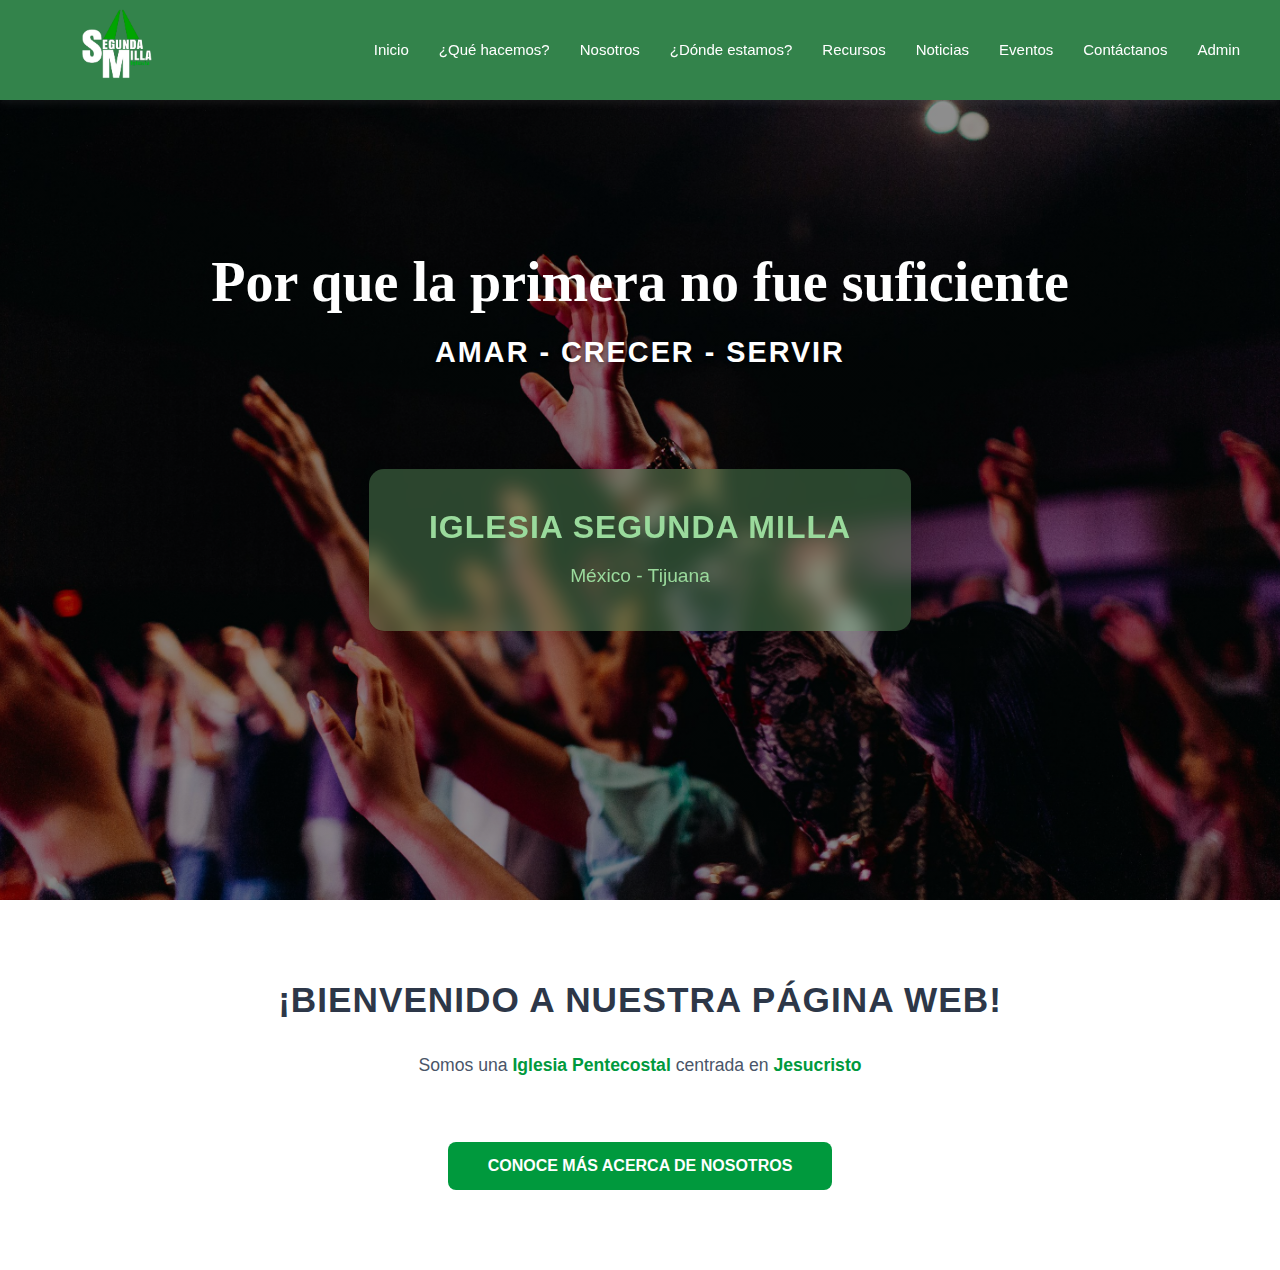
<file: index.html>
<!DOCTYPE html>
<html lang="es">
<head>
    <meta charset="UTF-8" />
    <meta name="viewport" content="width=device-width, initial-scale=1.0" />
    <title>Iglesia Segunda Milla</title>
    <link rel="stylesheet" href="public/css/mian.css" />
</head>
<body>
    <!-- ====== NAVBAR ====== -->
    <header class="navbar">
        <div class="navbar__logo">
            <img src="public/images/logo.png" alt="Centro de Vida Cristiana" />
        </div>

        <nav class="navbar__menu">
            <ul>
                <li><a href="#">Inicio</a></li>
                <li><a href="public/que_hacemos.html">¿Qué hacemos?</a></li>
                <li><a href="public/nosotros.html">Nosotros</a></li>
                <li><a href="public/donde_estamos.html">¿Dónde estamos?</a></li>
                <li><a href="public/recursos.html">Recursos</a></li>
                <li><a href="public/noticias.html">Noticias</a></li>
                <li><a href="public/eventos.html">Eventos</a></li>
                <li><a href="public/contactanos.html">Contáctanos</a></li>
                <li><a href="public/admin/login.html">Admin</a></li>
            </ul>
        </nav>

    </header>

    <!-- ====== HERO SECTION ====== -->
    <section class="hero">
        <div class="hero__content">
            <h1 class="hero__title">Por que la primera no fue suficiente</h1>
            <p class="hero__subtitle">AMAR - CRECER - SERVIR</p>
        </div>

        <div class="hero__organization">
            <h2>IGLESIA SEGUNDA MILLA</h2>
            <p class="hero__countries">México - Tijuana</p>
        </div>
    </section>

    <!-- ====== WELCOME SECTION ====== -->
    <section class="welcome">
        <h2 class="welcome__title">¡BIENVENIDO A NUESTRA PÁGINA WEB!</h2>
        <div class="welcome__content">
            <p class="welcome__text">
                Somos una <span class="highlight">Iglesia Pentecostal</span> centrada en 
                <span class="highlight">Jesucristo</span>
            </p>
        </div>
        <a href="public/nosotros.html" class="btn-conocer">CONOCE MÁS ACERCA DE NOSOTROS</a>
    </section>

</body>
</html>
</file>
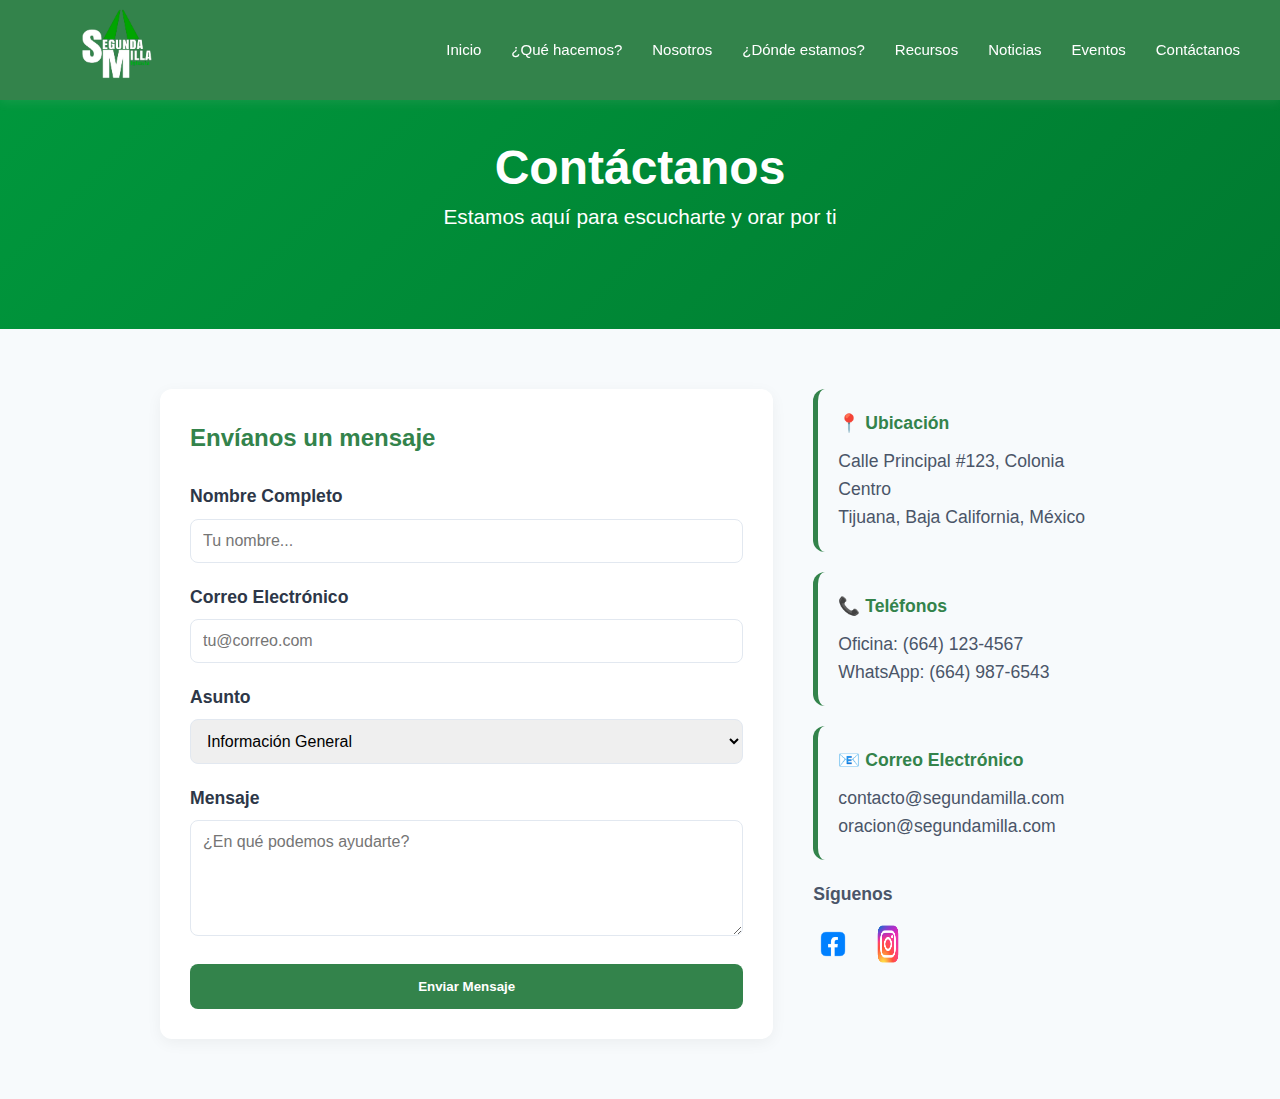
<file: public/contactanos.html>
<!DOCTYPE html>
<html lang="es">
<head>
    <meta charset="UTF-8">
    <meta name="viewport" content="width=device-width, initial-scale=1.0">
    <title>Contáctanos - Segunda Milla</title>
    <link rel="stylesheet" href="css/main.css">
    <link rel="stylesheet" href="css/pages/contactanos.css">
</head>
<body class="page-contacto">
    <header class="navbar">
        <div class="navbar__logo">
            <img src="images/logo.png" alt="Segunda Milla" />
        </div>
        <nav class="navbar__menu">
            <ul>
                <li><a href="../index.html">Inicio</a></li>
                <li><a href="que_hacemos.html">¿Qué hacemos?</a></li>
                <li><a href="nosotros.html">Nosotros</a></li>
                <li><a href="donde_estamos.html">¿Dónde estamos?</a></li>
                <li><a href="recursos.html">Recursos</a></li>
                <li><a href="noticias.html">Noticias</a></li>
                <li><a href="eventos.html">Eventos</a></li>
                <li><a href="contactanos.html">Contáctanos</a></li>
            </ul>
        </nav>
    </header>

    <header class="encabezado">
        <h1>Contáctanos</h1>
        <p>Estamos aquí para escucharte y orar por ti</p>
    </header>

    <main class="contenido">
        <div class="contacto-container">
            
            <div class="contacto-form">
                <h3>Envíanos un mensaje</h3>
                <form action="#" method="POST">
                    <div class="form-group">
                        <label for="nombre">Nombre Completo</label>
                        <input type="text" id="nombre" name="nombre" placeholder="Tu nombre..." required>
                    </div>
                    <div class="form-group">
                        <label for="email">Correo Electrónico</label>
                        <input type="email" id="email" name="email" placeholder="tu@correo.com" required>
                    </div>
                    <div class="form-group">
                        <label for="asunto">Asunto</label>
                        <select id="asunto" name="asunto">
                            <option value="informacion">Información General</option>
                            <option value="oracion">Petición de Oración</option>
                            <option value="ministerio">Interés en un Ministerio</option>
                            <option value="otro">Otro</option>
                        </select>
                    </div>
                    <div class="form-group">
                        <label for="mensaje">Mensaje</label>
                        <textarea id="mensaje" name="mensaje" rows="5" placeholder="¿En qué podemos ayudarte?" required></textarea>
                    </div>
                    <button type="submit" class="btn-enviar">Enviar Mensaje</button>
                </form>
            </div>

            <div class="contacto-info">
                <div class="info-card">
                    <h4>📍 Ubicación</h4>
                    <p>Calle Principal #123, Colonia Centro<br>Tijuana, Baja California, México</p>
                </div>
                
                <div class="info-card">
                    <h4>📞 Teléfonos</h4>
                    <p>Oficina: (664) 123-4567<br>WhatsApp: (664) 987-6543</p>
                </div>

                <div class="info-card">
                    <h4>📧 Correo Electrónico</h4>
                    <p>contacto@segundamilla.com<br>oracion@segundamilla.com</p>
                </div>

                <div class="redes-sociales">
                    <h4>Síguenos</h4>
                    <div class="redes-links">
                        <a href="#"><img src="images/facebook.webp" alt="Facebook"></a>
                        <a href="#"><img src="images/instagram.png" alt="Instagram"></a>
                    </div>
                </div>
            </div>
        </div>
    </main>
</body>
</html>
</file>
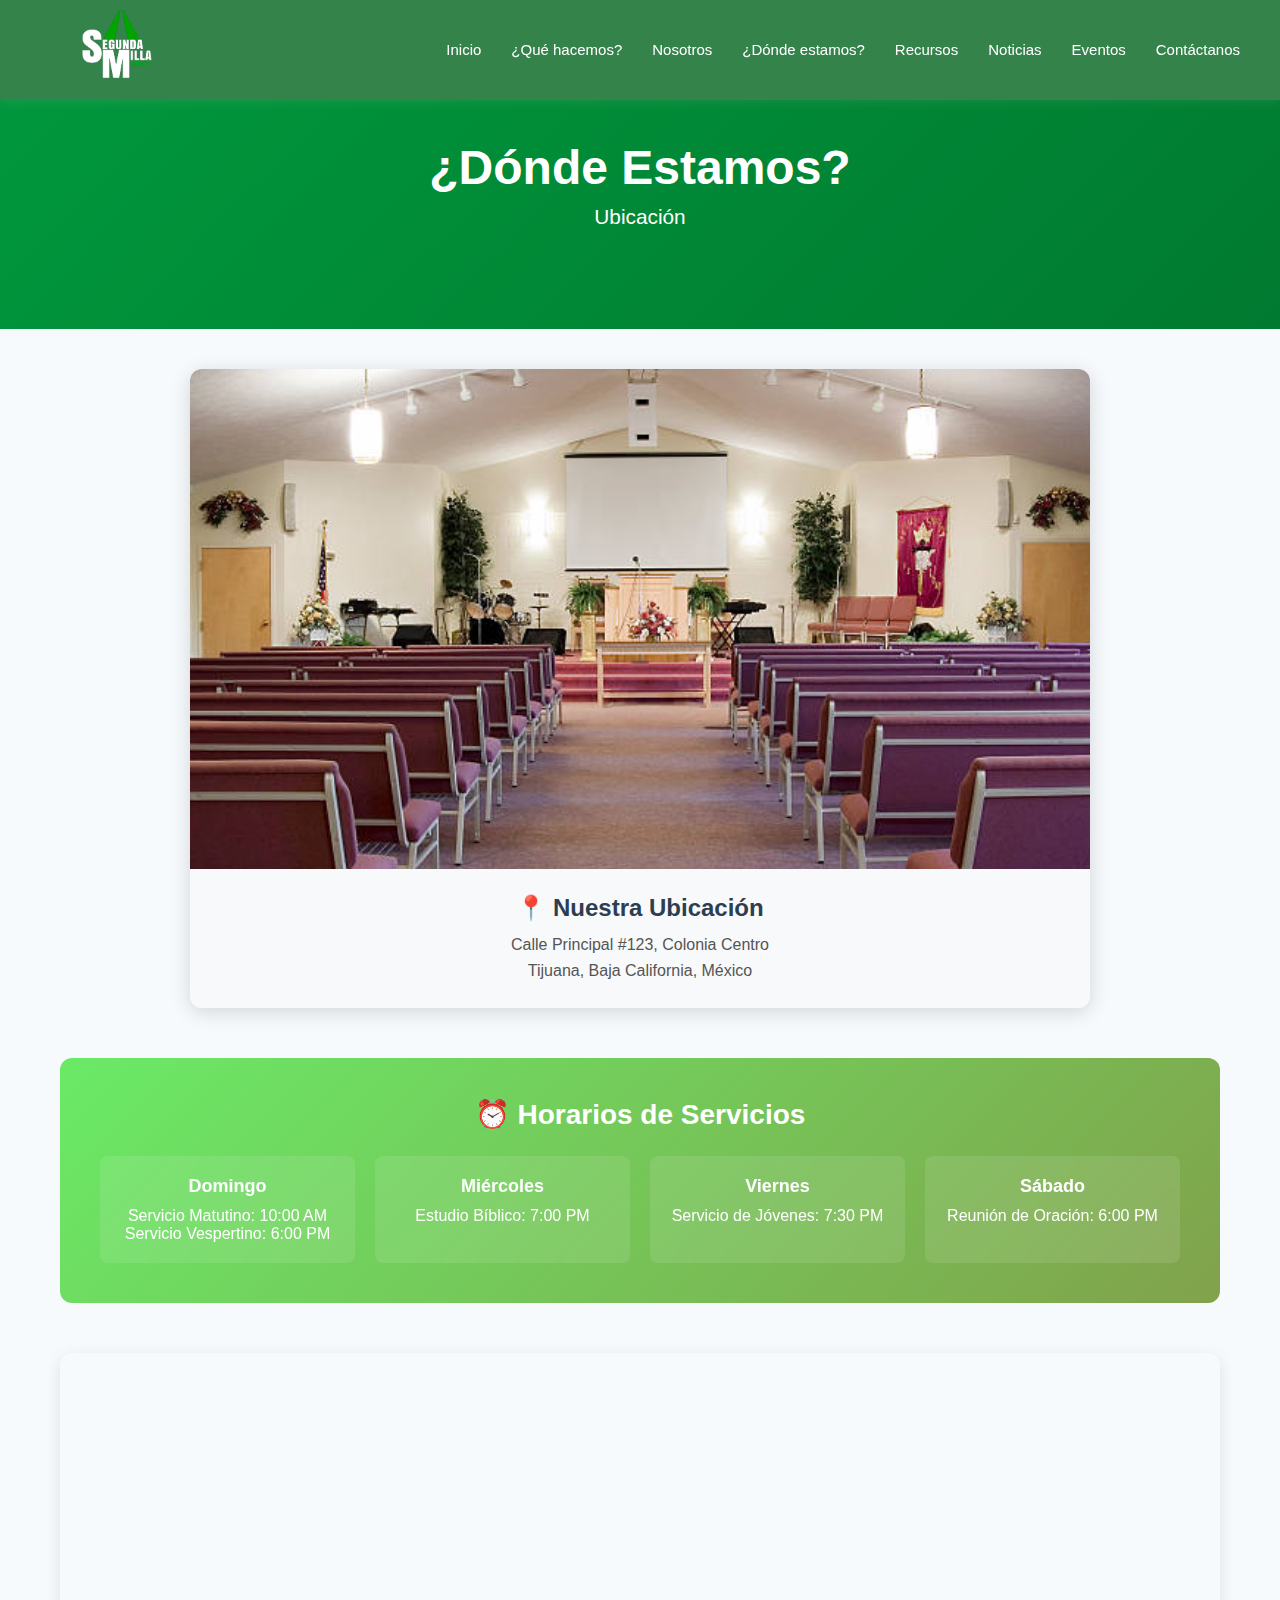
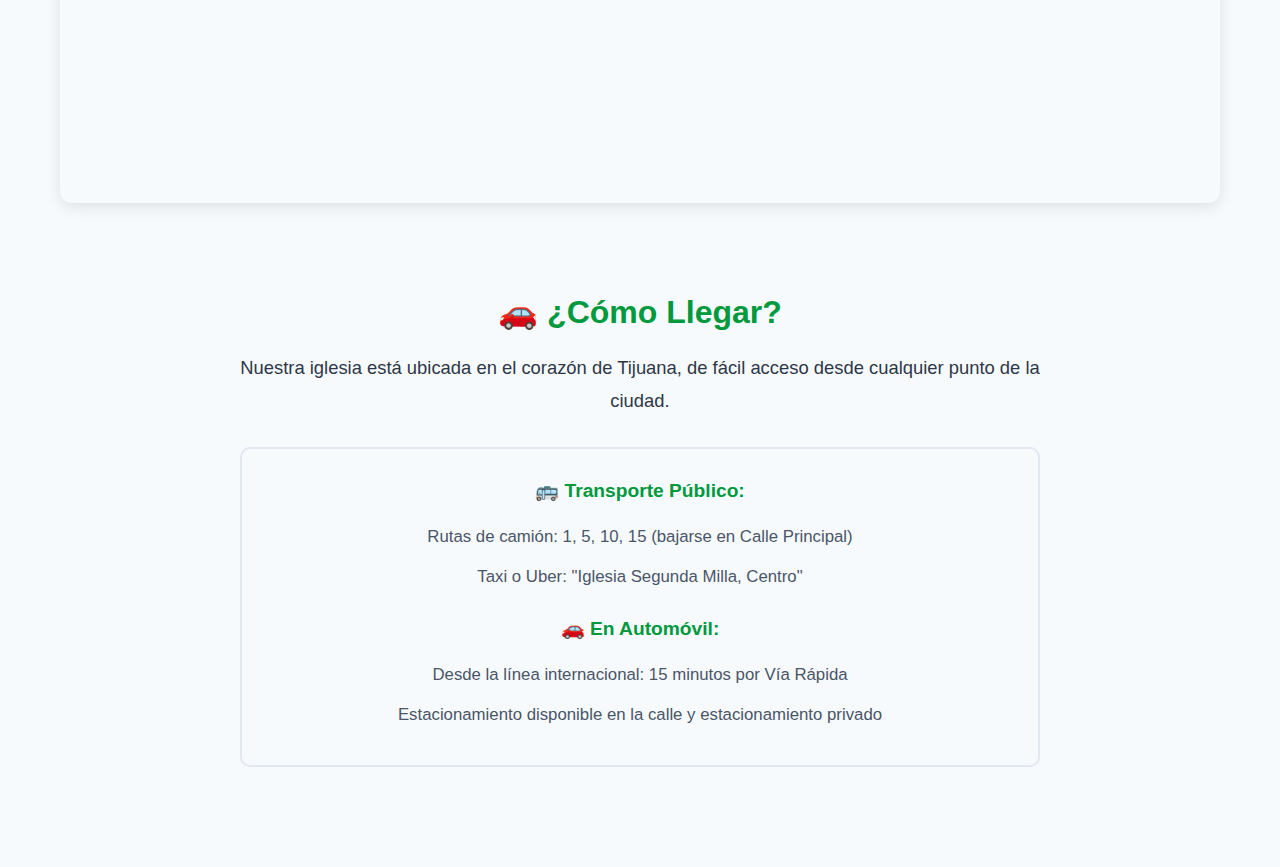
<file: public/donde_estamos.html>
<!DOCTYPE html>
<html lang="es">
<head>
    <meta charset="UTF-8">
    <meta name="viewport" content="width=device-width, initial-scale=1.0">
    <title>¿Dónde Estamos? - Segunda Milla</title>
    <link rel="stylesheet" href="/styles.css">
    <link rel="stylesheet" href="/public/css/mian.css">
</head>
<body>
    <!-- ====== NAVBAR ====== -->
    <header class="navbar">
        <div class="navbar__logo">
            <img src="/public/images/logo.png" alt="Segunda Milla" />
        </div>
        
        <nav class="navbar__menu">
            <ul>
                <li><a href="/index.html">Inicio</a></li>
                <li><a href="/public/que_hacemos.html">¿Qué hacemos?</a></li>
                <li><a href="/public/nosotros.html">Nosotros</a></li>
                <li><a href="/public/donde_estamos.html">¿Dónde estamos?</a></li>
                <li><a href="/public/recursos.html">Recursos</a></li>
                <li><a href="/public/noticias.html">Noticias</a></li>
                <li><a href="/public/eventos.html">Eventos</a></li>
                <li><a href="/public/contactanos.html">Contáctanos</a></li>
            </ul>
        </nav>
    </header>

    <!-- Encabezado principal -->
    <header class="encabezado">
        <h1>¿Dónde Estamos?</h1>
        <p>Ubicación</p>
    </header>

    <section class="seccion-ubicacion">
        <!-- Imagen de la Iglesia -->
        <div class="imagen-iglesia-principal">
            <img src="/public/images/iglesia.jpg" alt="Fachada de Segunda Milla">
            <div class="imagen-descripcion">
                <h3>📍 Nuestra Ubicación</h3>
                <p>Calle Principal #123, Colonia Centro<br>Tijuana, Baja California, México</p>
            </div>
        </div>

        <!-- Horarios de Servicios -->
        <div class="horarios-servicios">
            <h3>⏰ Horarios de Servicios</h3>
            <div class="horarios-grid">
                <div class="horario-item">
                    <strong>Domingo</strong>
                    <p>Servicio Matutino: 10:00 AM<br>Servicio Vespertino: 6:00 PM</p>
                </div>
                <div class="horario-item">
                    <strong>Miércoles</strong>
                    <p>Estudio Bíblico: 7:00 PM</p>
                </div>
                <div class="horario-item">
                    <strong>Viernes</strong>
                    <p>Servicio de Jóvenes: 7:30 PM</p>
                </div>
                <div class="horario-item">
                    <strong>Sábado</strong>
                    <p>Reunión de Oración: 6:00 PM</p>
                </div>
            </div>
        </div>

        <!-- Mapa de Google Maps -->
        <div class="mapa-container">
            <!-- INSTRUCCIÓN: Reemplaza el src con tu ubicación real -->
            <!-- Para obtener el código de inserción:
                 1. Ve a Google Maps (https://www.google.com/maps)
                 2. Busca tu dirección
                 3. Haz clic en "Compartir"
                 4. Selecciona "Insertar un mapa"
                 5. Copia el código iframe y reemplázalo aquí
            -->
            <iframe 
                src="https://www.google.com/maps/embed?pb=!1m18!1m12!1m3!1d3365.0883739429845!2d-117.03731368481395!3d32.53459498105089!2m3!1f0!2f0!3f0!3m2!1i1024!2i768!4f13.1!3m3!1m2!1s0x80d9485c8c1a3b53%3A0x5c5d8b4f6e5d9b4f!2sTijuana%2C%20B.C.%2C%20M%C3%A9xico!5e0!3m2!1ses!2smx!4v1234567890123!5m2!1ses!2smx" 
                allowfullscreen="" 
                loading="lazy" 
                referrerpolicy="no-referrer-when-downgrade">
            </iframe>
        </div>

        <!-- Cómo Llegar -->
        <div class="seccion-ministerios" style="margin-top: 50px;">
            <h2 class="titulo-seccion">🚗 ¿Cómo Llegar?</h2>
            <div class="nosotros-contenido">
                <p>
                    Nuestra iglesia está ubicada en el corazón de Tijuana, de fácil acceso desde cualquier punto de la ciudad.
                </p>
                <div class="valores-lista">
                    <h4>🚌 Transporte Público:</h4>
                    <ul>
                        <li>Rutas de camión: 1, 5, 10, 15 (bajarse en Calle Principal)</li>
                        <li>Taxi o Uber: "Iglesia Segunda Milla, Centro"</li>
                    </ul>
                    
                    <h4 style="margin-top: 20px;">🚗 En Automóvil:</h4>
                    <ul>
                        <li>Desde la línea internacional: 15 minutos por Vía Rápida</li>
                        <li>Estacionamiento disponible en la calle y estacionamiento privado</li>
                    </ul>
                </div>
            </div>
        </div>
    </section>

</body>
</html>
</file>
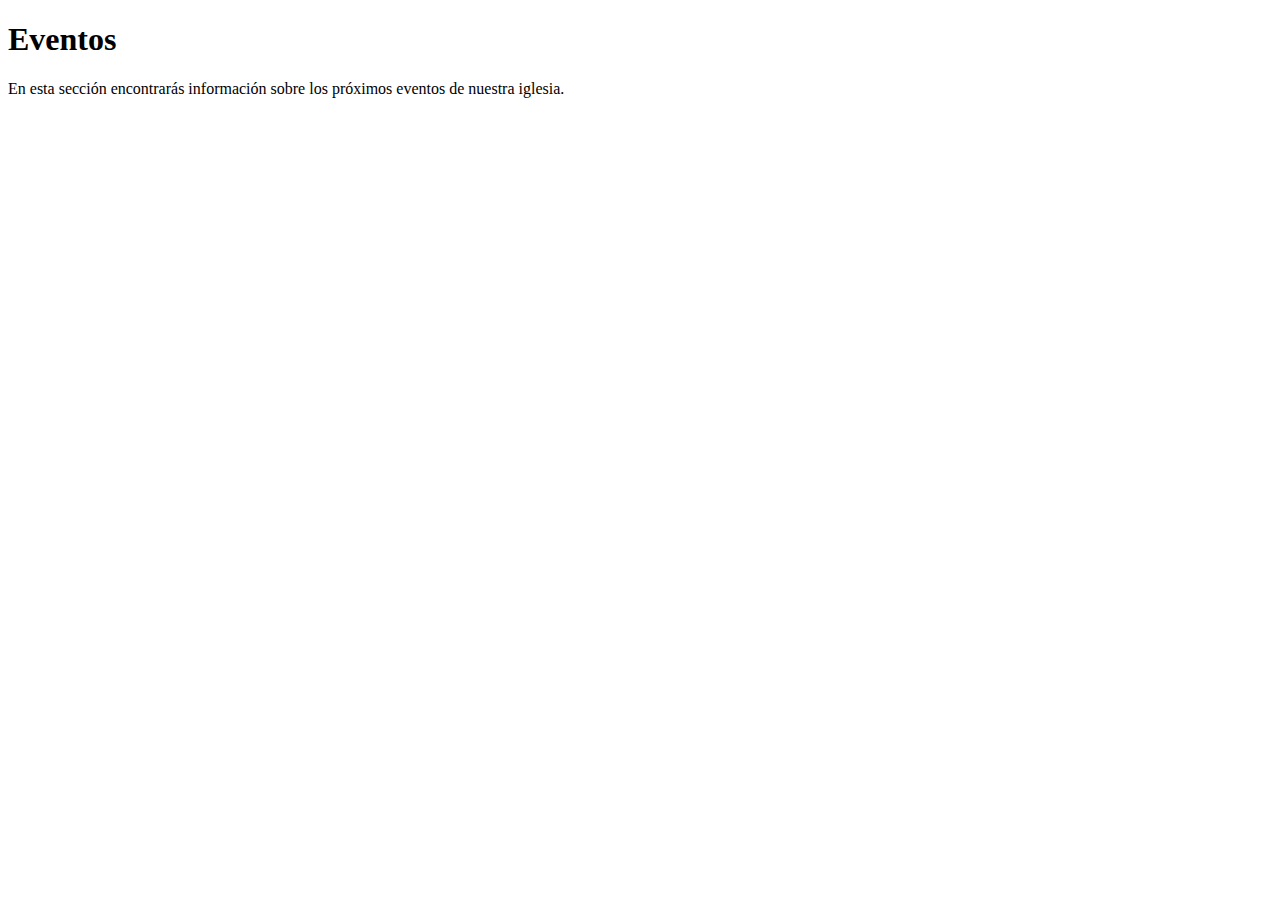
<file: public/eventos.html>
<!DOCTYPE html>
<html lang="en">
<head>
    <meta charset="UTF-8">
    <meta name="viewport" content="width=device-width, initial-scale=1.0">
    <title>Iglesia Segunda Milla</title>
</head>
<body>
    <h1>Eventos</h1>
    <p>En esta sección encontrarás información sobre los próximos eventos de nuestra iglesia.</p>
</body>
</html>
</file>
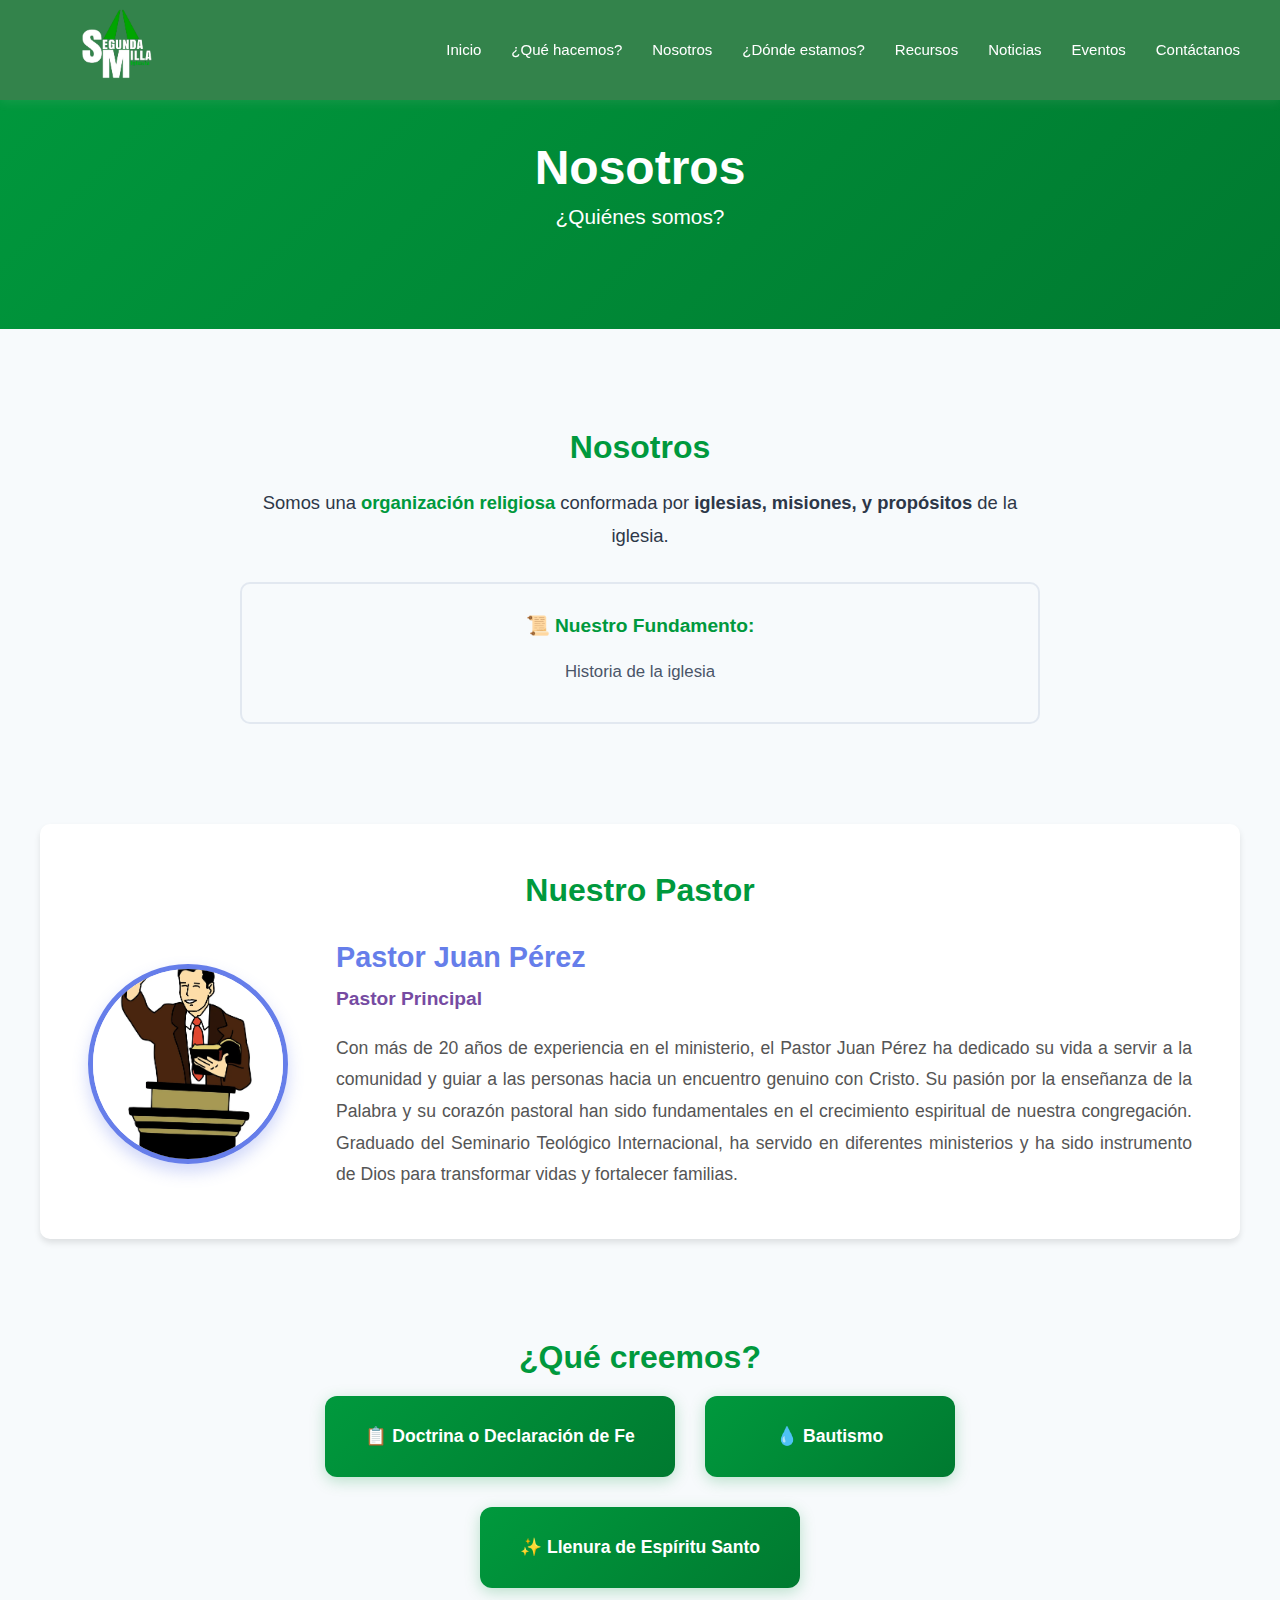
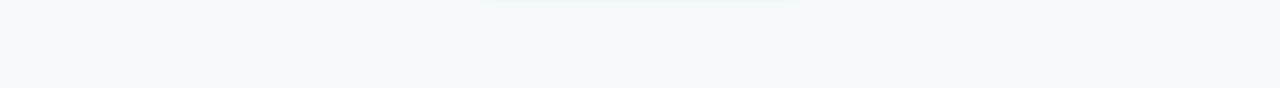
<file: public/nosotros.html>
<!DOCTYPE html>
<html lang="es">
<head>
    <meta charset="UTF-8">
    <meta name="viewport" content="width=device-width, initial-scale=1.0">
    <title>Centro de Vida Cristiana - ¿Qué Hacemos?</title>
    <link rel="stylesheet" href="css/mian.css">
</head>
<body>
    <!-- ====== NAVBAR ====== -->
    <header class="navbar">
        <div class="navbar__logo">
            <img src="images/logo.png" alt="Segunda Milla" />
        </div>

        <nav class="navbar__menu">
            <ul>
                <li><a href="../index.html">Inicio</a></li>
                <li><a href="que_hacemos.html">¿Qué hacemos?</a></li>
                <li><a href="nosotros.html">Nosotros</a></li>
                <li><a href="donde_estamos.html">¿Dónde estamos?</a></li>
                <li><a href="recursos.html">Recursos</a></li>
                <li><a href="noticias.html">Noticias</a></li>
                <li><a href="eventos.html">Eventos</a></li>
                <li><a href="contactanos.html">Contáctanos</a></li>
            </ul>
        </nav>
    </header>

    <!-- Encabezado principal -->
    <header class="encabezado">
        <h1>Nosotros</h1>
        <p>¿Quiénes somos?</p>
    </header>

    <section>
                <!-- Nosotros -->
        <div class="seccion-ministerios">
            <h2 class="titulo-seccion">Nosotros</h2>
            <div class="nosotros-contenido">
                <p>
                    Somos una <strong class="nombre-iglesia">organización religiosa</strong> conformada por 
                    <strong>iglesias, misiones, y propósitos</strong> de la iglesia.
                </p>
                <div class="valores-lista">
                    <h4>📜 Nuestro Fundamento:</h4>
                    <ul>
                        <li>Historia de la iglesia</li>
                    </ul>
                </div>
            </div>
        </div>

                <!-- SECCIÓN: Nuestro Pastor -->
        <div class="seccion-pastor">
            <h2 class="titulo-seccion">Nuestro Pastor</h2>
            <div class="pastor-contenido">
                <div class="pastor-foto">
                    <img src="images/pastor.webp" alt="Pastor Principal">
                </div>
                <div class="pastor-info">
                    <h3>Pastor Juan Pérez</h3>
                    <p class="cargo">Pastor Principal</p>
                    <p>
                        Con más de 20 años de experiencia en el ministerio, el Pastor Juan Pérez ha dedicado su vida 
                        a servir a la comunidad y guiar a las personas hacia un encuentro genuino con Cristo. Su pasión 
                        por la enseñanza de la Palabra y su corazón pastoral han sido fundamentales en el crecimiento 
                        espiritual de nuestra congregación. Graduado del Seminario Teológico Internacional, ha servido 
                        en diferentes ministerios y ha sido instrumento de Dios para transformar vidas y fortalecer familias.
                    </p>
                </div>
            </div>
        </div>

                <!-- Legado -->
        <div class="seccion-ministerios">
            <h2 class="titulo-seccion">¿Qué creemos?</h2>
            <div class="legado-lista">
                <div class="legado-item">
                    <h4>📋 Doctrina o Declaración de Fe</h4>
                </div>
                <div class="legado-item">
                    <h4>💧 Bautismo</h4>
                </div>
                <div class="legado-item">
                    <h4>✨ Llenura de Espíritu Santo</h4>
                </div>
            </div>
        </div>
    </section>

</body>
</file>
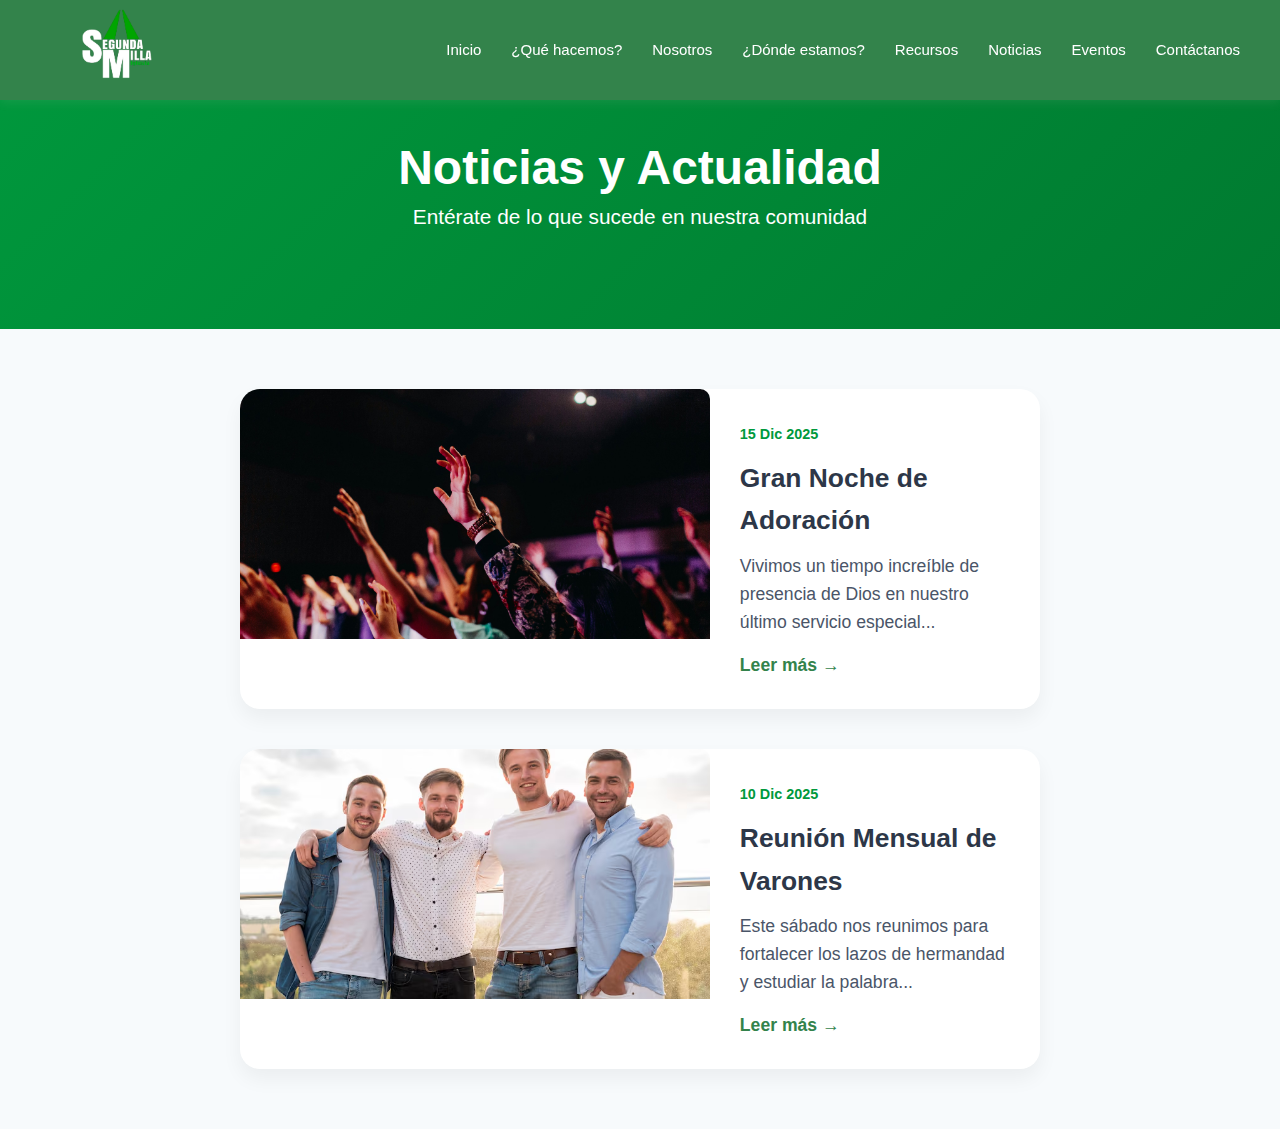
<file: public/noticias.html>
<!DOCTYPE html>
<html lang="es">
<head>
    <meta charset="UTF-8">
    <meta name="viewport" content="width=device-width, initial-scale=1.0">
    <title>Noticias - Segunda Milla</title>
    <link rel="stylesheet" href="css/main.css">
    <link rel="stylesheet" href="css/pages/noticias.css">
</head>
<body>
    <header class="navbar">
        <div class="navbar__logo">
            <img src="images/logo.png" alt="Segunda Milla" />
        </div>
        
        <nav class="navbar__menu">
            <ul>
                <li><a href="../index.html">Inicio</a></li>
                <li><a href="que_hacemos.html">¿Qué hacemos?</a></li>
                <li><a href="nosotros.html">Nosotros</a></li>
                <li><a href="donde_estamos.html">¿Dónde estamos?</a></li>
                <li><a href="recursos.html">Recursos</a></li>
                <li><a href="noticias.html">Noticias</a></li>
                <li><a href="eventos.html">Eventos</a></li>
                <li><a href="contactanos.html">Contáctanos</a></li>
            </ul>
        </nav>
        </header>

    <header class="encabezado">
        <h1>Noticias y Actualidad</h1>
        <p>Entérate de lo que sucede en nuestra comunidad</p>
    </header>

    <section class="contenido">
        <div class="noticias-container">
            <article class="noticia-card">
                <div class="noticia-imagen">
                    <img src="images/referancia.jpeg" alt="Evento">
                </div>
                <div class="noticia-texto">
                    <span class="fecha">15 Dic 2025</span>
                    <h2>Gran Noche de Adoración</h2>
                    <p>Vivimos un tiempo increíble de presencia de Dios en nuestro último servicio especial...</p>
                    <a href="#" class="leer-mas">Leer más →</a>
                </div>
            </article>

            <article class="noticia-card">
                <div class="noticia-imagen">
                    <img src="images/varones.jpg" alt="Reunión">
                </div>
                <div class="noticia-texto">
                    <span class="fecha">10 Dic 2025</span>
                    <h2>Reunión Mensual de Varones</h2>
                    <p>Este sábado nos reunimos para fortalecer los lazos de hermandad y estudiar la palabra...</p>
                    <a href="#" class="leer-mas">Leer más →</a>
                </div>
            </article>
        </div>
    </section>
</body>
</html>
</file>
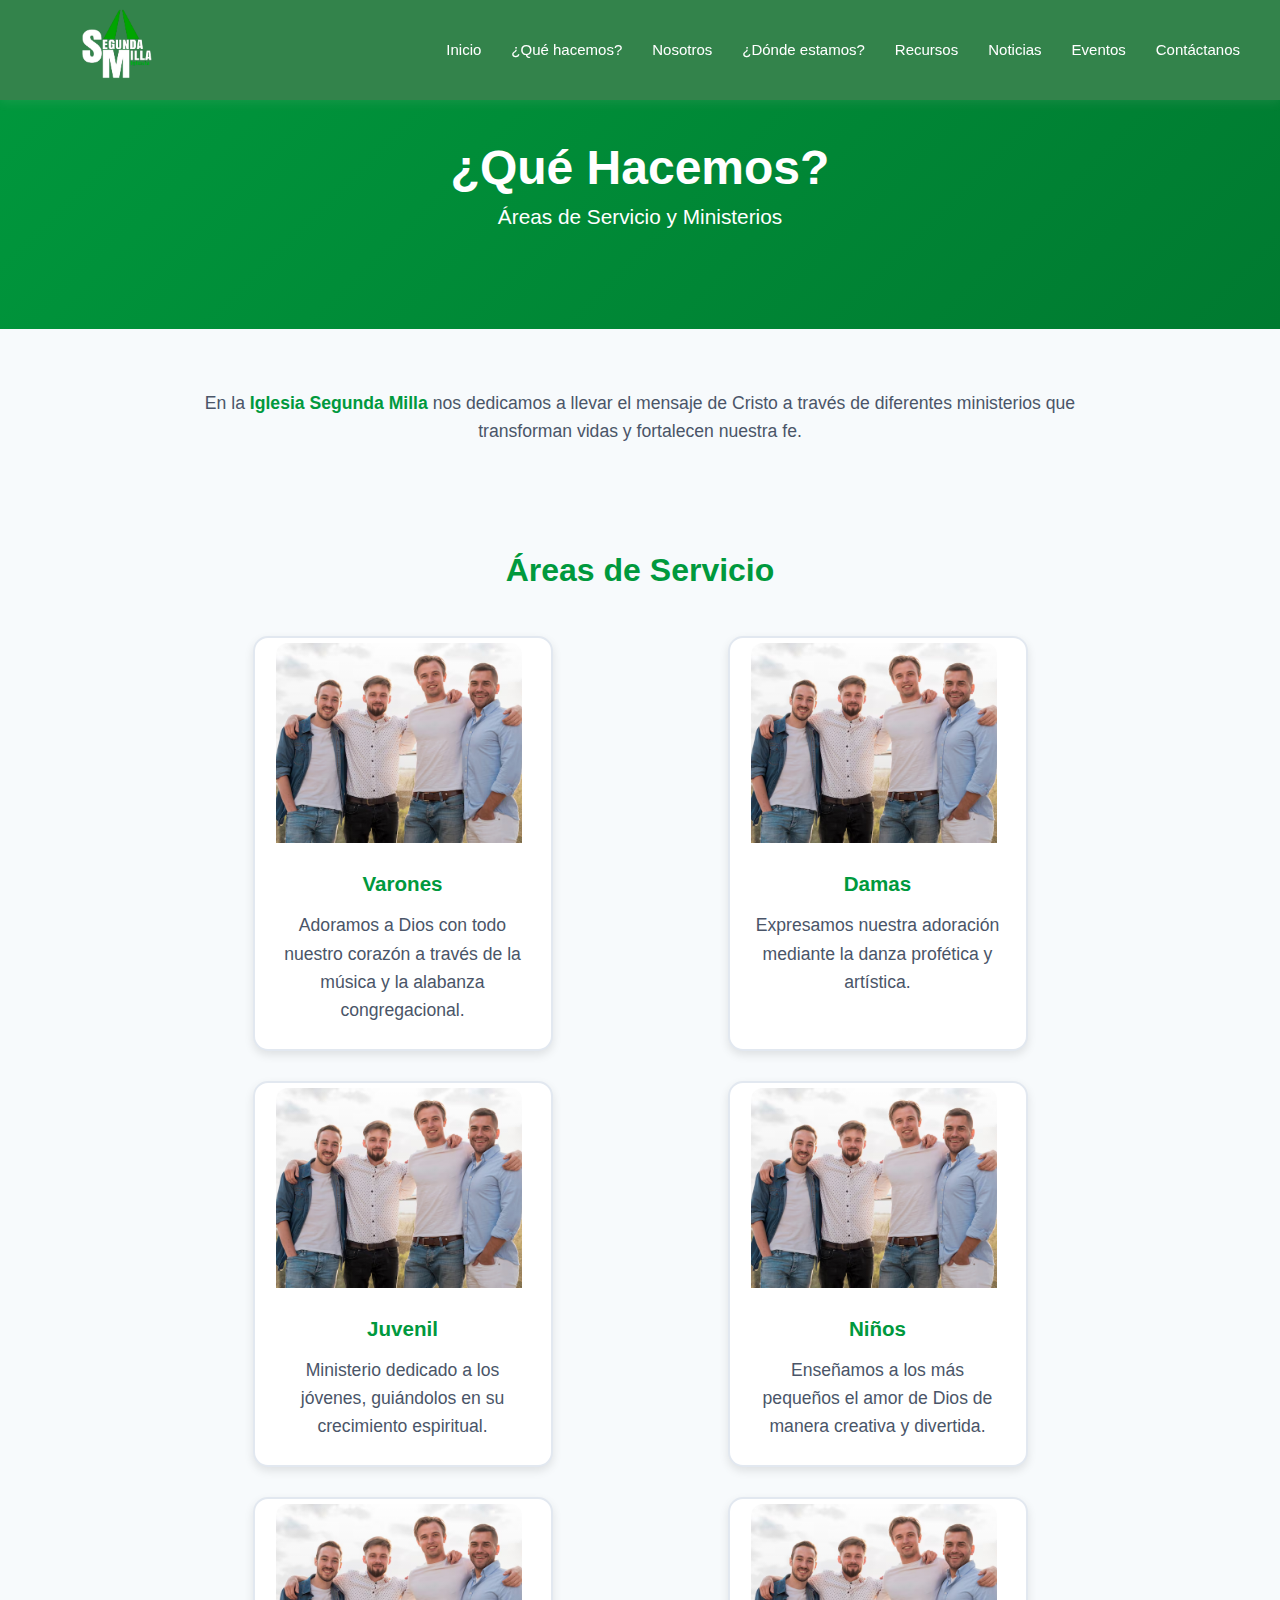
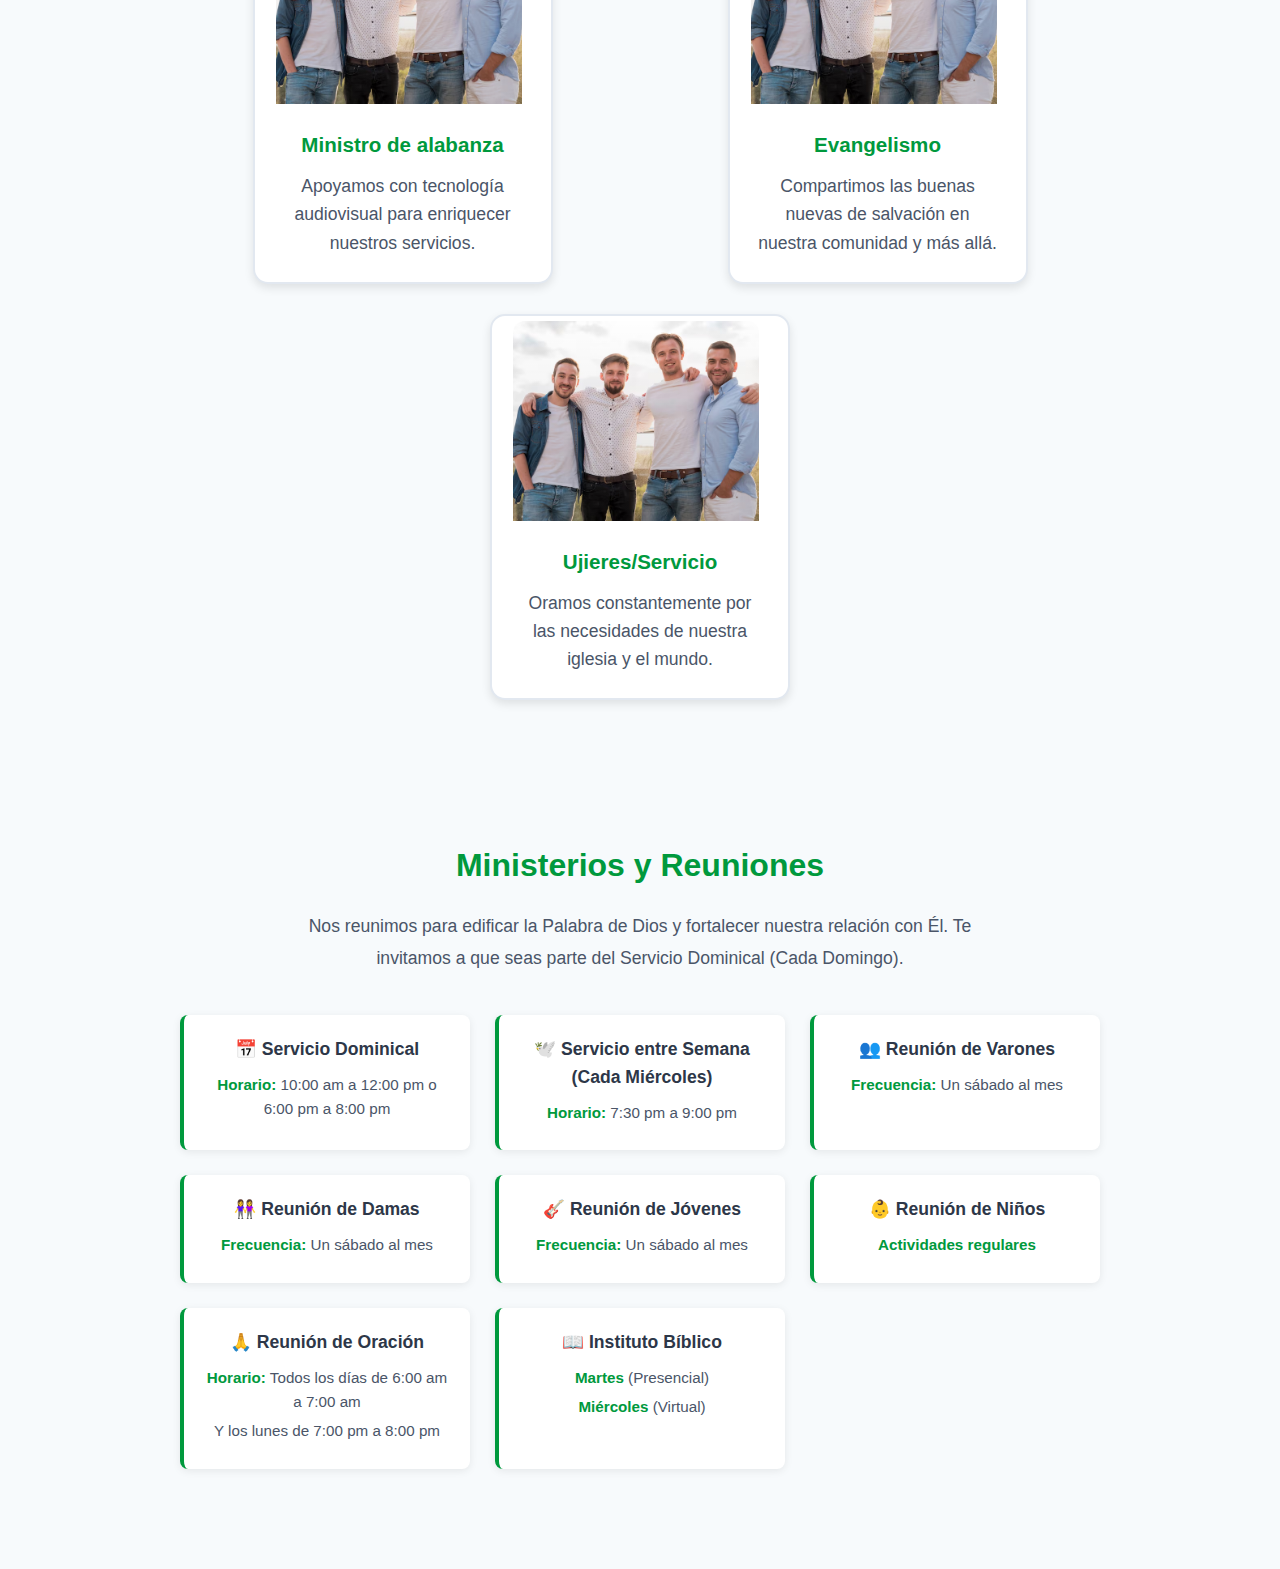
<file: public/que_hacemos.html>
<!DOCTYPE html>
<html lang="es">
<head>
    <meta charset="UTF-8">
    <meta name="viewport" content="width=device-width, initial-scale=1.0">
    <title>Centro de Vida Cristiana - ¿Qué Hacemos?</title>
    <link rel="stylesheet" href="/public/css/mian.css">
</head>
<body>
    <!-- ====== NAVBAR ====== -->
    <header class="navbar">
        <div class="navbar__logo">
            <img src="/public/images/logo.png" alt="Centro de Vida Cristiana" />
        </div>

        <nav class="navbar__menu">
            <ul>
                <li><a href="/index.html">Inicio</a></li>
                <li><a href="/public/que_hacemos.html">¿Qué hacemos?</a></li>
                <li><a href="/public/nosotros.html">Nosotros</a></li>
                <li><a href="/public/donde_estamos.html">¿Dónde estamos?</a></li>
                <li><a href="/public/recursos.html">Recursos</a></li>
                <li><a href="/public/noticias.html">Noticias</a></li>
                <li><a href="/public/eventos.html">Eventos</a></li>
                <li><a href="/public/contactanos.html">Contáctanos</a></li>
            </ul>
        </nav>
    </header>

    <!-- Encabezado principal -->
    <header class="encabezado">
        <h1>¿Qué Hacemos?</h1>
        <p>Áreas de Servicio y Ministerios</p>
    </header>

    <!-- Sección de contenido -->
    <section class="contenido">
        <p>
            En la <strong class="nombre-iglesia">Iglesia Segunda Milla</strong> nos dedicamos a llevar el mensaje de Cristo
            a través de diferentes ministerios que transforman vidas y fortalecen nuestra fe.
        </p>

        <!-- Áreas de Servicio -->
        <div class="seccion-ministerios">
            <h2 class="titulo-seccion">Áreas de Servicio</h2>
            
            <div class="tarjetas">
                <div class="tarjeta">
                    <div class="tarjeta-imagen">
                        <img src="/public/images/varones.jpg" alt="Ministerio de Varones">
                    </div>
                    <h3>Varones</h3>
                    <p>Adoramos a Dios con todo nuestro corazón a través de la música y la alabanza congregacional.</p>
                </div>

                <div class="tarjeta">
                    <div class="tarjeta-imagen">
                        <img src="/public/images/varones.jpg" alt="Ministerio de Damas">
                    </div>
                    <h3>Damas</h3>
                    <p>Expresamos nuestra adoración mediante la danza profética y artística.</p>
                </div>

                <div class="tarjeta">
                    <div class="tarjeta-imagen">
                        <img src="/public/images/varones.jpg" alt="Ministerio Juvenil">
                    </div>
                    <h3>Juvenil</h3>
                    <p>Ministerio dedicado a los jóvenes, guiándolos en su crecimiento espiritual.</p>
                </div>

                <div class="tarjeta">
                    <div class="tarjeta-imagen">
                        <img src="/public/images/varones.jpg" alt="Ministerio de Niños">
                    </div>
                    <h3>Niños</h3>
                    <p>Enseñamos a los más pequeños el amor de Dios de manera creativa y divertida.</p>
                </div>

                <div class="tarjeta">
                    <div class="tarjeta-imagen">
                        <img src="/public/images/varones.jpg" alt="Ministerio de Alabanza">
                    </div>
                    <h3>Ministro de alabanza</h3>
                    <p>Apoyamos con tecnología audiovisual para enriquecer nuestros servicios.</p>
                </div>

                <div class="tarjeta">
                    <div class="tarjeta-imagen">
                        <img src="/public/images/varones.jpg" alt="Ministerio de Tecnología">
                    </div>
                    <h3>Evangelismo</h3>
                    <p>Compartimos las buenas nuevas de salvación en nuestra comunidad y más allá.</p>
                </div>

                <div class="tarjeta">
                    <div class="tarjeta-imagen">
                        <img src="/public/images/varones.jpg" alt="Ministerio de Oración">   
                    </div>
                    <h3>Ujieres/Servicio</h3>
                    <p>Oramos constantemente por las necesidades de nuestra iglesia y el mundo.</p>
                </div>
            </div>
        </div>

        <!-- Ministerios y Reuniones -->
        <div class="seccion-ministerios">
            <h2 class="titulo-seccion">Ministerios y Reuniones</h2>
            <p class="descripcion-seccion">
                Nos reunimos para edificar la Palabra de Dios y fortalecer nuestra relación con Él. 
                Te invitamos a que seas parte del Servicio Dominical (Cada Domingo).
            </p>

            <div class="lista-reuniones">
                <div class="reunion-item">
                    <h4>📅 Servicio Dominical</h4>
                    <p><strong>Horario:</strong> 10:00 am a 12:00 pm o 6:00 pm a 8:00 pm</p>
                </div>

                <div class="reunion-item">
                    <h4>🕊️ Servicio entre Semana (Cada Miércoles)</h4>
                    <p><strong>Horario:</strong> 7:30 pm a 9:00 pm</p>
                </div>

                <div class="reunion-item">
                    <h4>👥 Reunión de Varones</h4>
                    <p><strong>Frecuencia:</strong> Un sábado al mes</p>
                </div>

                <div class="reunion-item">
                    <h4>👭 Reunión de Damas</h4>
                    <p><strong>Frecuencia:</strong> Un sábado al mes</p>
                </div>

                <div class="reunion-item">
                    <h4>🎸 Reunión de Jóvenes</h4>
                    <p><strong>Frecuencia:</strong> Un sábado al mes</p>
                </div>

                <div class="reunion-item">
                    <h4>👶 Reunión de Niños</h4>
                    <p><strong>Actividades regulares</strong></p>
                </div>

                <div class="reunion-item">
                    <h4>🙏 Reunión de Oración</h4>
                    <p><strong>Horario:</strong> Todos los días de 6:00 am a 7:00 am</p>
                    <p>Y los lunes de 7:00 pm a 8:00 pm</p>
                </div>

                <div class="reunion-item">
                    <h4>📖 Instituto Bíblico</h4>
                    <p><strong>Martes</strong> (Presencial)</p>
                    <p><strong>Miércoles</strong> (Virtual)</p>
                </div>
            </div>
        </div>

    </section>
</body>
</html>
</file>
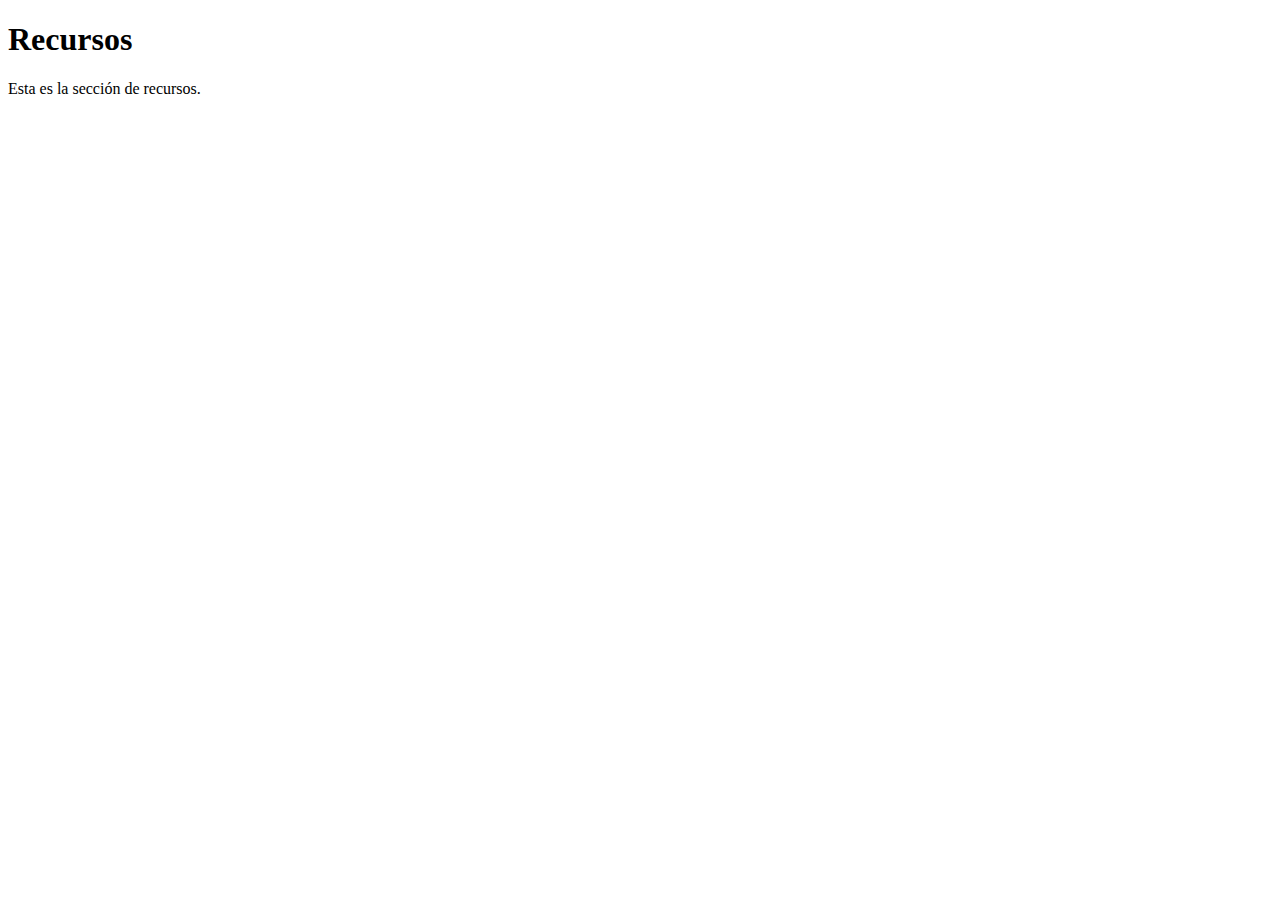
<file: public/recursos.html>
<!DOCTYPE html>
<html lang="en">
<head>
    <meta charset="UTF-8">
    <meta name="viewport" content="width=device-width, initial-scale=1.0">
    <title>Document</title>
</head>
<body>
    <h1>Recursos</h1>
    <p>Esta es la sección de recursos.</p>
</body>
</html>
</file>
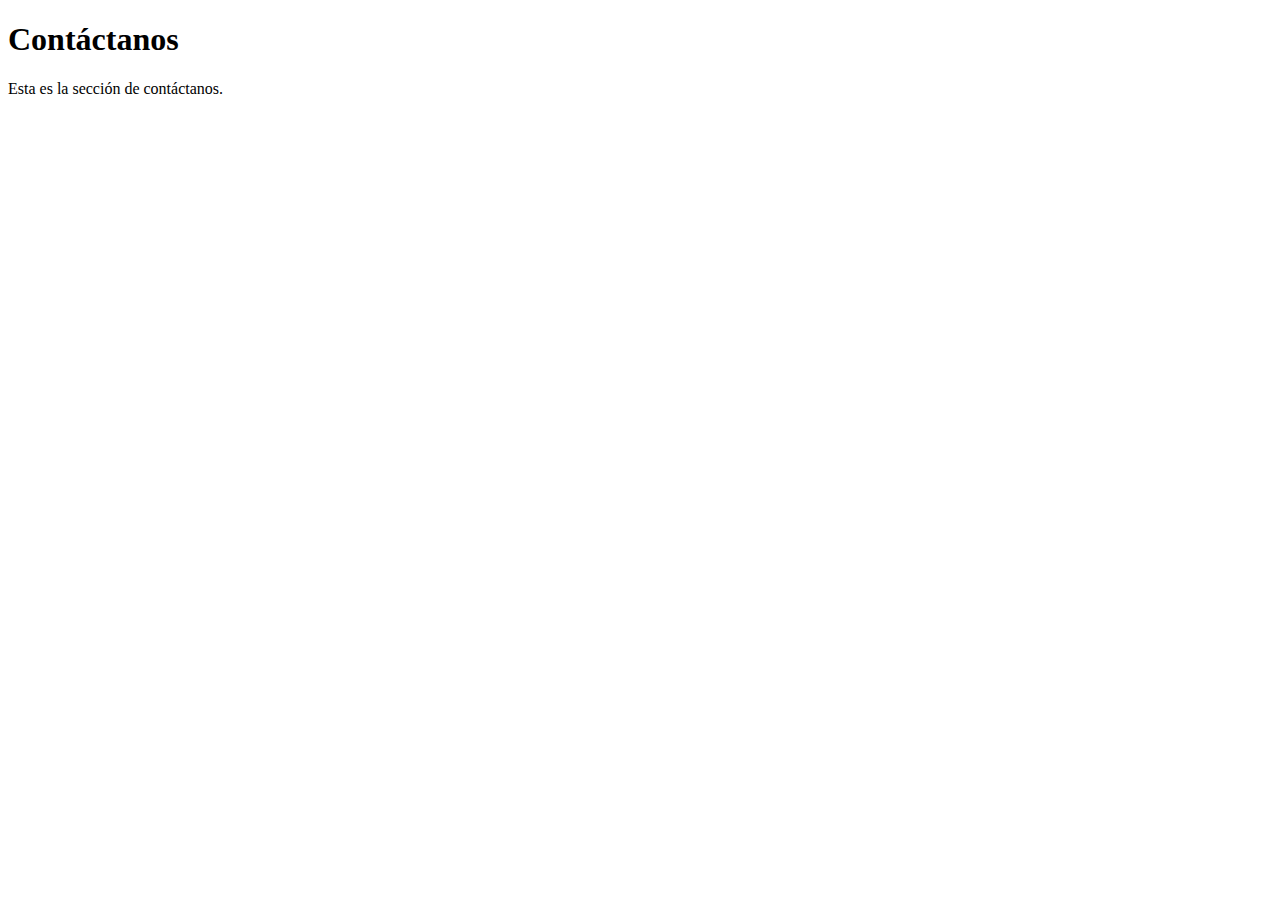
<file: secciones/contactanos.html>
<!DOCTYPE html>
<html lang="en">
<head>
    <meta charset="UTF-8">
    <meta name="viewport" content="width=device-width, initial-scale=1.0">
    <title>Document</title>
</head>
<body>
    <h1>Contáctanos</h1>
    <p>Esta es la sección de contáctanos.</p>
    
</body>
</html>
</file>
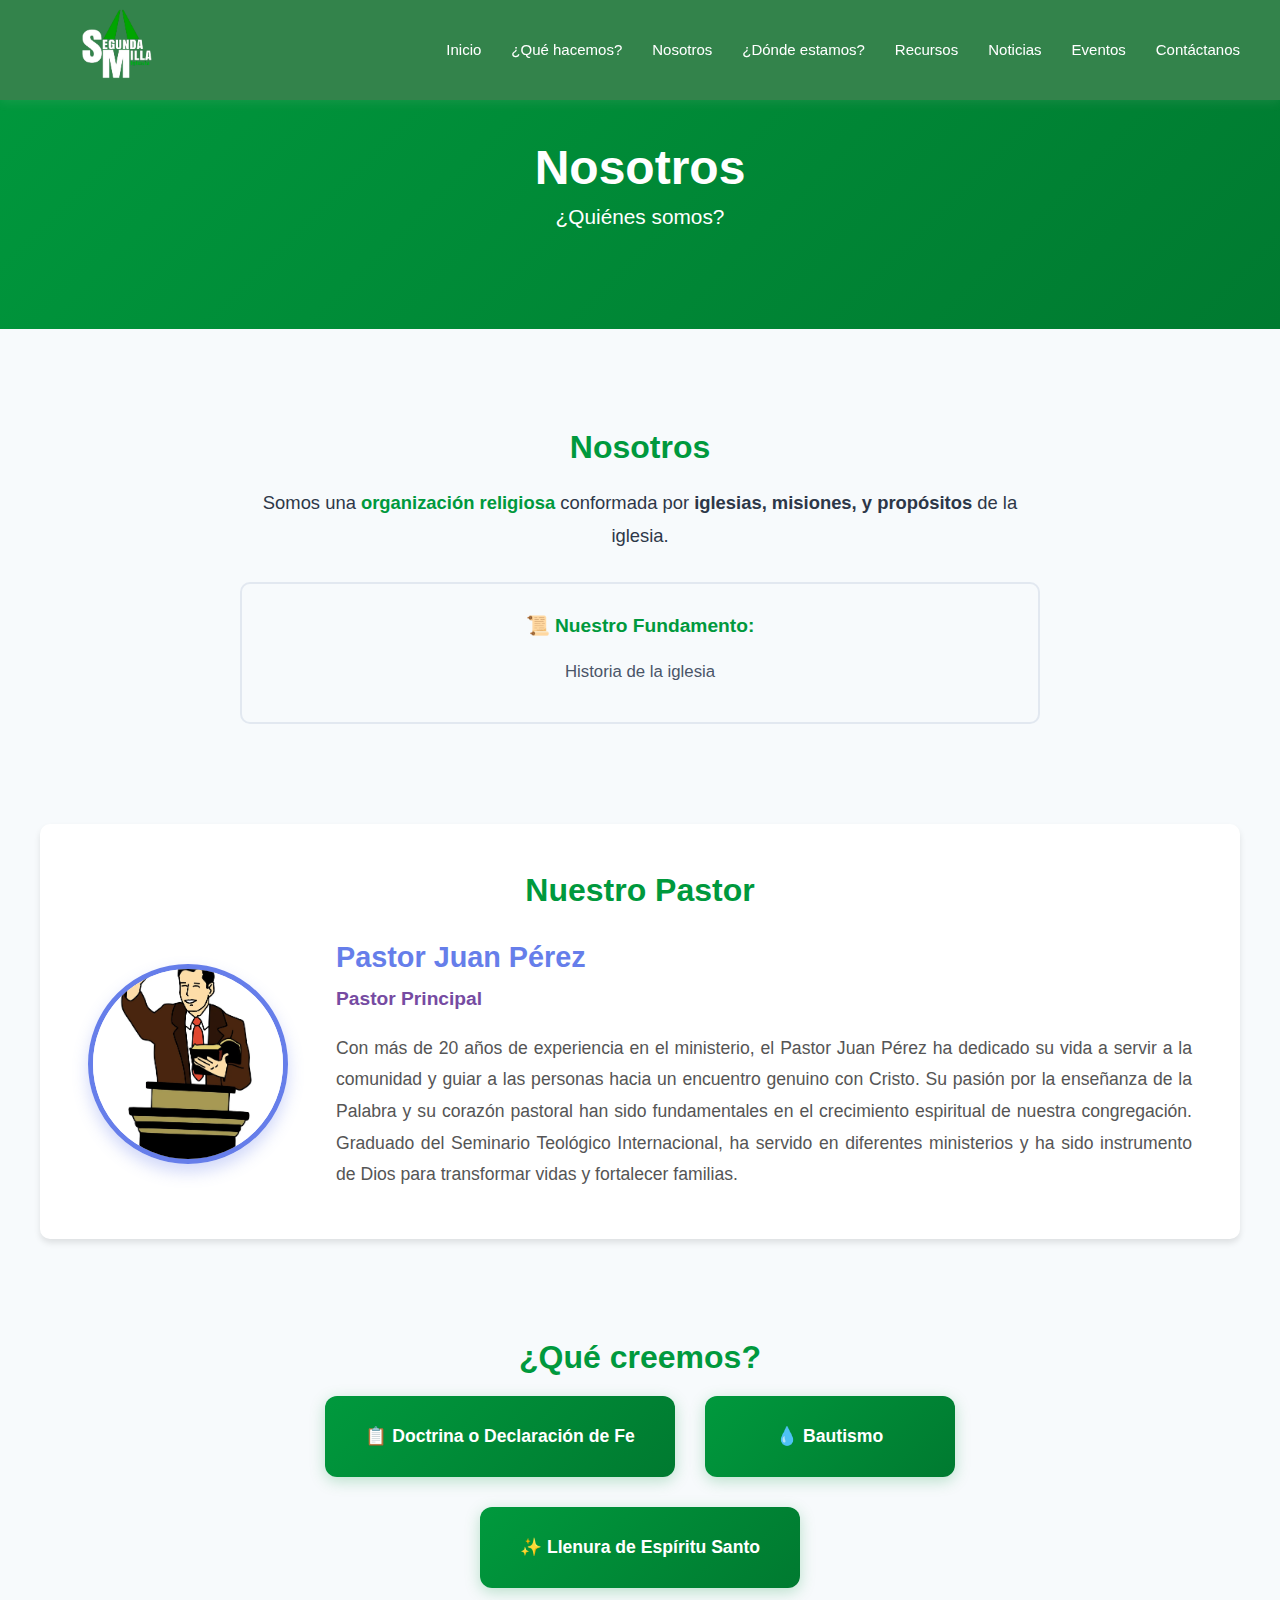
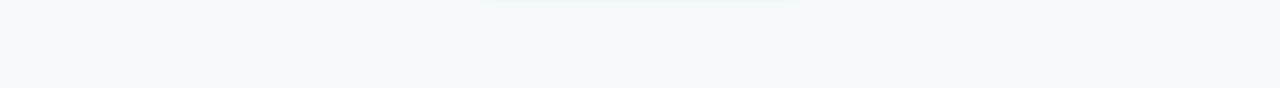
<file: secciones/nosotros.html>
<!DOCTYPE html>
<html lang="es">
<head>
    <meta charset="UTF-8">
    <meta name="viewport" content="width=device-width, initial-scale=1.0">
    <title>Centro de Vida Cristiana - ¿Qué Hacemos?</title>
    <link rel="stylesheet" href="/styles.css">
</head>
<body>
    <!-- ====== NAVBAR ====== -->
    <header class="navbar">
        <div class="navbar__logo">
            <img src="/imangens/logo.png" alt="Segunda Milla" />
        </div>

        <nav class="navbar__menu">
            <ul>
                <li><a href="/index.html">Inicio</a></li>
                <li><a href="/secciones/que_hacemos.html">¿Qué hacemos?</a></li>
                <li><a href="/secciones/nosotros.html">Nosotros</a></li>
                <li><a href="/secciones/donde_estamos.html">¿Dónde estamos?</a></li>
                <li><a href="/secciones/recursos.html">Recursos</a></li>
                <li><a href="/secciones/noticias.html">Noticias</a></li>
                <li><a href="/secciones/eventos.html">Eventos</a></li>
                <li><a href="/secciones/contactanos.html">Contáctanos</a></li>
            </ul>
        </nav>
    </header>

    <!-- Encabezado principal -->
    <header class="encabezado">
        <h1>Nosotros</h1>
        <p>¿Quiénes somos?</p>
    </header>

    <section>
                <!-- Nosotros -->
        <div class="seccion-ministerios">
            <h2 class="titulo-seccion">Nosotros</h2>
            <div class="nosotros-contenido">
                <p>
                    Somos una <strong class="nombre-iglesia">organización religiosa</strong> conformada por 
                    <strong>iglesias, misiones, y propósitos</strong> de la iglesia.
                </p>
                <div class="valores-lista">
                    <h4>📜 Nuestro Fundamento:</h4>
                    <ul>
                        <li>Historia de la iglesia</li>
                    </ul>
                </div>
            </div>
        </div>

                <!-- SECCIÓN: Nuestro Pastor -->
        <div class="seccion-pastor">
            <h2 class="titulo-seccion">Nuestro Pastor</h2>
            <div class="pastor-contenido">
                <div class="pastor-foto">
                    <img src="/imangens/pastor.webp" alt="Pastor Principal">
                </div>
                <div class="pastor-info">
                    <h3>Pastor Juan Pérez</h3>
                    <p class="cargo">Pastor Principal</p>
                    <p>
                        Con más de 20 años de experiencia en el ministerio, el Pastor Juan Pérez ha dedicado su vida 
                        a servir a la comunidad y guiar a las personas hacia un encuentro genuino con Cristo. Su pasión 
                        por la enseñanza de la Palabra y su corazón pastoral han sido fundamentales en el crecimiento 
                        espiritual de nuestra congregación. Graduado del Seminario Teológico Internacional, ha servido 
                        en diferentes ministerios y ha sido instrumento de Dios para transformar vidas y fortalecer familias.
                    </p>
                </div>
            </div>
        </div>

                <!-- Legado -->
        <div class="seccion-ministerios">
            <h2 class="titulo-seccion">¿Qué creemos?</h2>
            <div class="legado-lista">
                <div class="legado-item">
                    <h4>📋 Doctrina o Declaración de Fe</h4>
                </div>
                <div class="legado-item">
                    <h4>💧 Bautismo</h4>
                </div>
                <div class="legado-item">
                    <h4>✨ Llenura de Espíritu Santo</h4>
                </div>
            </div>
        </div>
    </section>

</body>
</file>
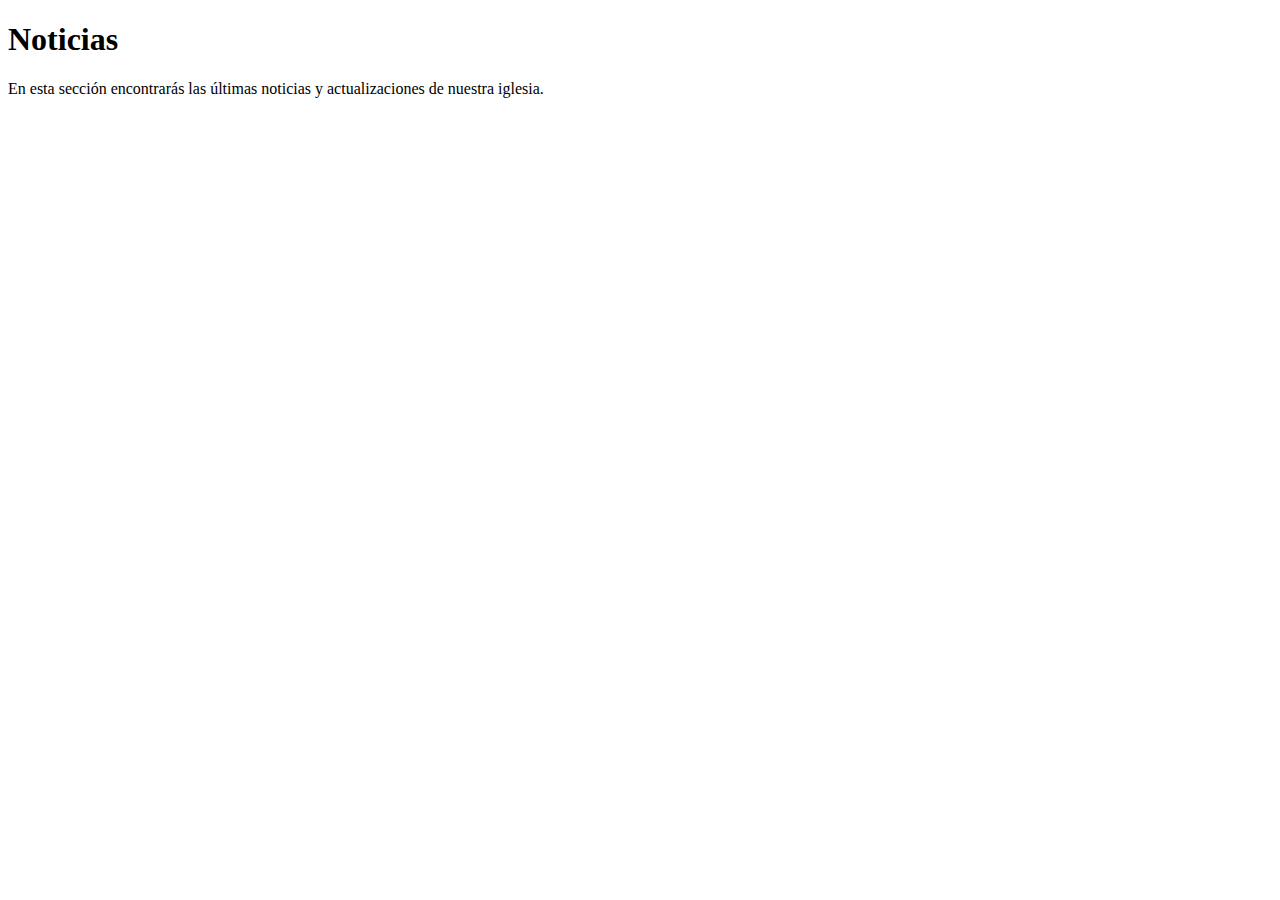
<file: secciones/noticias.html>
<!DOCTYPE html>
<html lang="en">
<head>
    <meta charset="UTF-8">
    <meta name="viewport" content="width=device-width, initial-scale=1.0">
    <title>Iglesia Segunda Milla</title>
</head>
<body>
    <h1>Noticias</h1>
    <p>En esta sección encontrarás las últimas noticias y actualizaciones de nuestra iglesia.</p>
</body>
</html>
</file>
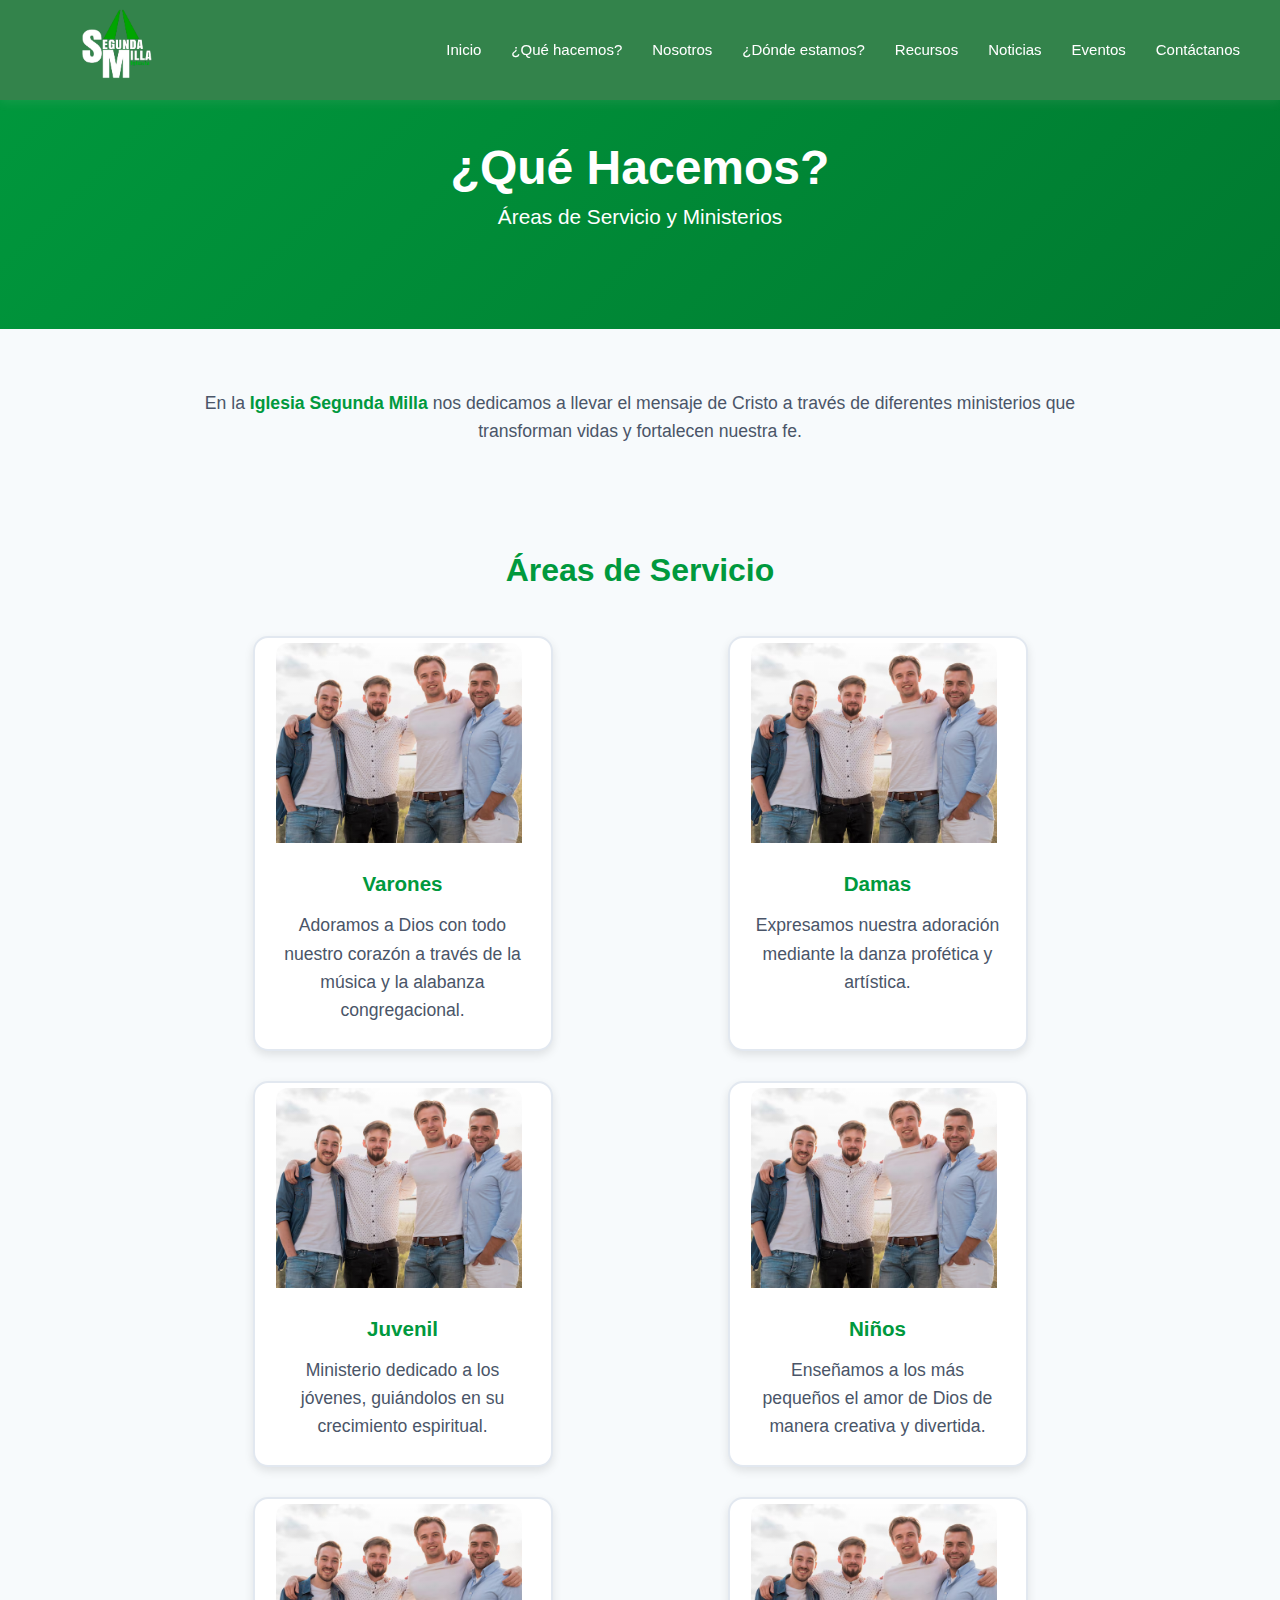
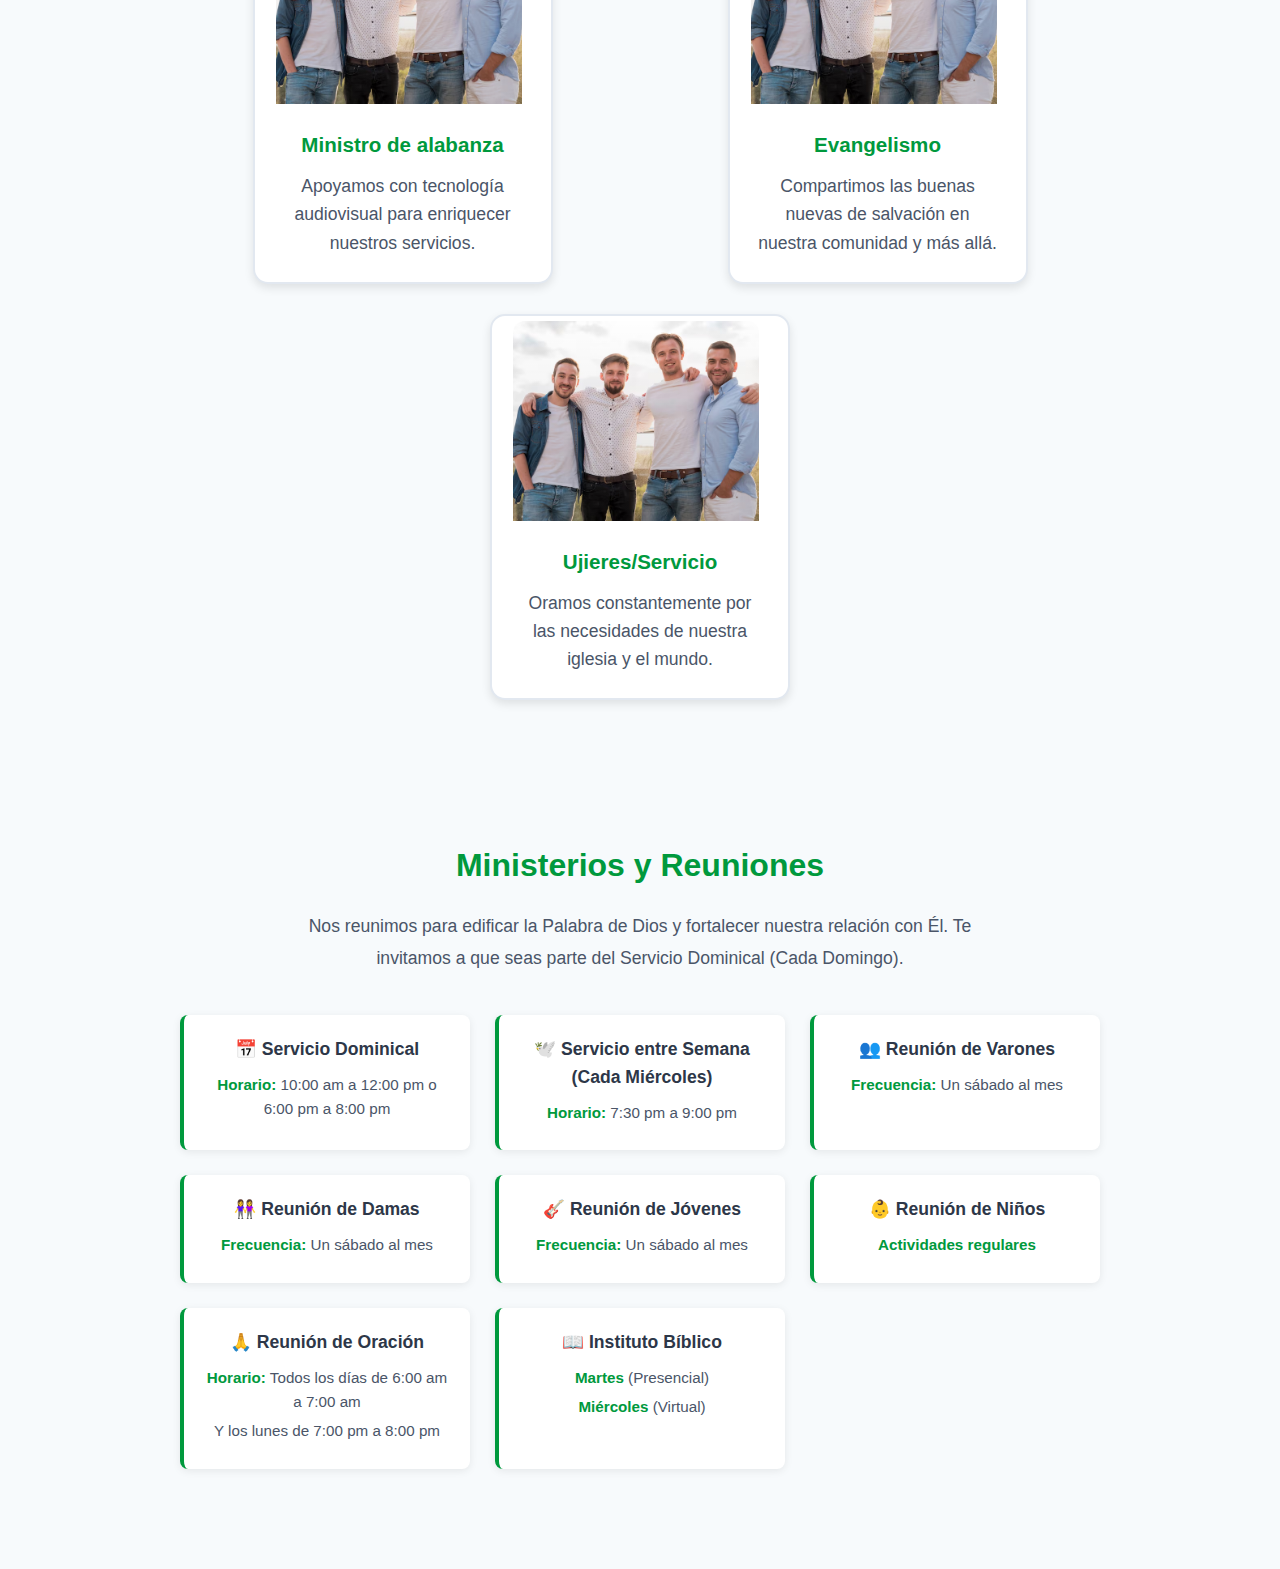
<file: secciones/que_hacemos.html>
<!DOCTYPE html>
<html lang="es">
<head>
    <meta charset="UTF-8">
    <meta name="viewport" content="width=device-width, initial-scale=1.0">
    <title>Centro de Vida Cristiana - ¿Qué Hacemos?</title>
    <link rel="stylesheet" href="/styles.css">
</head>
<body>
    <!-- ====== NAVBAR ====== -->
    <header class="navbar">
        <div class="navbar__logo">
            <img src="/imangens/logo.png" alt="Centro de Vida Cristiana" />
        </div>

        <nav class="navbar__menu">
            <ul>
                <li><a href="/index.html">Inicio</a></li>
                <li><a href="/secciones/que_hacemos.html">¿Qué hacemos?</a></li>
                <li><a href="/secciones/nosotros.html">Nosotros</a></li>
                <li><a href="/secciones/donde_estamos.html">¿Dónde estamos?</a></li>
                <li><a href="/secciones/recursos.html">Recursos</a></li>
                <li><a href="/secciones/noticias.html">Noticias</a></li>
                <li><a href="/secciones/eventos.html">Eventos</a></li>
                <li><a href="/secciones/contactanos.html">Contáctanos</a></li>
            </ul>
        </nav>
    </header>

    <!-- Encabezado principal -->
    <header class="encabezado">
        <h1>¿Qué Hacemos?</h1>
        <p>Áreas de Servicio y Ministerios</p>
    </header>

    <!-- Sección de contenido -->
    <section class="contenido">
        <p>
            En la <strong class="nombre-iglesia">Iglesia Segunda Milla</strong> nos dedicamos a llevar el mensaje de Cristo
            a través de diferentes ministerios que transforman vidas y fortalecen nuestra fe.
        </p>

        <!-- Áreas de Servicio -->
        <div class="seccion-ministerios">
            <h2 class="titulo-seccion">Áreas de Servicio</h2>
            
            <div class="tarjetas">
                <div class="tarjeta">
                    <div class="tarjeta-imagen">
                        <img src="/imangens/varones.jpg" alt="Ministerio de Varones">
                    </div>
                    <h3>Varones</h3>
                    <p>Adoramos a Dios con todo nuestro corazón a través de la música y la alabanza congregacional.</p>
                </div>

                <div class="tarjeta">
                    <div class="tarjeta-imagen">
                        <img src="/imangens/varones.jpg" alt="Ministerio de Damas">
                    </div>
                    <h3>Damas</h3>
                    <p>Expresamos nuestra adoración mediante la danza profética y artística.</p>
                </div>

                <div class="tarjeta">
                    <div class="tarjeta-imagen">
                        <img src="/imangens/varones.jpg" alt="Ministerio Juvenil">
                    </div>
                    <h3>Juvenil</h3>
                    <p>Ministerio dedicado a los jóvenes, guiándolos en su crecimiento espiritual.</p>
                </div>

                <div class="tarjeta">
                    <div class="tarjeta-imagen">
                        <img src="/imangens/varones.jpg" alt="Ministerio de Niños">
                    </div>
                    <h3>Niños</h3>
                    <p>Enseñamos a los más pequeños el amor de Dios de manera creativa y divertida.</p>
                </div>

                <div class="tarjeta">
                    <div class="tarjeta-imagen">
                        <img src="/imangens/varones.jpg" alt="Ministerio de Alabanza">
                    </div>
                    <h3>Ministro de alabanza</h3>
                    <p>Apoyamos con tecnología audiovisual para enriquecer nuestros servicios.</p>
                </div>

                <div class="tarjeta">
                    <div class="tarjeta-imagen">
                        <img src="/imangens/varones.jpg" alt="Ministerio de Tecnología">
                    </div>
                    <h3>Evangelismo</h3>
                    <p>Compartimos las buenas nuevas de salvación en nuestra comunidad y más allá.</p>
                </div>

                <div class="tarjeta">
                    <div class="tarjeta-imagen">
                        <img src="/imangens/varones.jpg" alt="Ministerio de Oración">   
                    </div>
                    <h3>Ujieres/Servicio</h3>
                    <p>Oramos constantemente por las necesidades de nuestra iglesia y el mundo.</p>
                </div>
            </div>
        </div>

        <!-- Ministerios y Reuniones -->
        <div class="seccion-ministerios">
            <h2 class="titulo-seccion">Ministerios y Reuniones</h2>
            <p class="descripcion-seccion">
                Nos reunimos para edificar la Palabra de Dios y fortalecer nuestra relación con Él. 
                Te invitamos a que seas parte del Servicio Dominical (Cada Domingo).
            </p>

            <div class="lista-reuniones">
                <div class="reunion-item">
                    <h4>📅 Servicio Dominical</h4>
                    <p><strong>Horario:</strong> 10:00 am a 12:00 pm o 6:00 pm a 8:00 pm</p>
                </div>

                <div class="reunion-item">
                    <h4>🕊️ Servicio entre Semana (Cada Miércoles)</h4>
                    <p><strong>Horario:</strong> 7:30 pm a 9:00 pm</p>
                </div>

                <div class="reunion-item">
                    <h4>👥 Reunión de Varones</h4>
                    <p><strong>Frecuencia:</strong> Un sábado al mes</p>
                </div>

                <div class="reunion-item">
                    <h4>👭 Reunión de Damas</h4>
                    <p><strong>Frecuencia:</strong> Un sábado al mes</p>
                </div>

                <div class="reunion-item">
                    <h4>🎸 Reunión de Jóvenes</h4>
                    <p><strong>Frecuencia:</strong> Un sábado al mes</p>
                </div>

                <div class="reunion-item">
                    <h4>👶 Reunión de Niños</h4>
                    <p><strong>Actividades regulares</strong></p>
                </div>

                <div class="reunion-item">
                    <h4>🙏 Reunión de Oración</h4>
                    <p><strong>Horario:</strong> Todos los días de 6:00 am a 7:00 am</p>
                    <p>Y los lunes de 7:00 pm a 8:00 pm</p>
                </div>

                <div class="reunion-item">
                    <h4>📖 Instituto Bíblico</h4>
                    <p><strong>Martes</strong> (Presencial)</p>
                    <p><strong>Miércoles</strong> (Virtual)</p>
                </div>
            </div>
        </div>

    </section>
</body>
</html>
</file>
<file: public/css/mian.css>
@import url("/public/css/pages/styles.css");
</file>
<file: public/css/main.css>
/* public/css/main.css */
@import url("pages/styles.css"); 
@import url("pages/login.css");

/* Esta ruta sube un nivel y entra a la carpeta admin */
@import url("pages/admin.css");
</file>
<file: public/css/pages/contactanos.css>
/* --- Contenedor Principal --- */
.page-contacto .contacto-container {
    display: grid;
    grid-template-columns: 2fr 1fr;
    gap: 40px;
    max-width: 1100px;
    margin: 0 auto;
    text-align: left;
}

/* --- Formulario --- */
.page-contacto .contacto-form {
    background: white;
    padding: 30px;
    border-radius: 12px;
    box-shadow: 0 4px 15px rgba(0,0,0,0.05);
}

.page-contacto .contacto-form h3 {
    color: #33834b;
    margin-bottom: 25px;
    font-size: 1.5rem;
}

.page-contacto .form-group {
    margin-bottom: 20px;
}

.page-contacto .form-group label {
    display: block;
    margin-bottom: 8px;
    font-weight: 600;
    color: #2d3748;
}

.page-contacto .form-group input, 
.page-contacto .form-group select, 
.page-contacto .form-group textarea {
    width: 100%;
    padding: 12px;
    border: 1px solid #e2e8f0;
    border-radius: 8px;
    font-family: inherit;
    font-size: 1rem;
}

.page-contacto .btn-enviar {
    background-color: #33834b;
    color: white;
    border: none;
    padding: 15px 30px;
    border-radius: 8px;
    font-weight: 600;
    cursor: pointer;
    transition: background 0.3s;
    width: 100%;
}

.page-contacto .btn-enviar:hover {
    background-color: #1e5631;
}

/* --- Tarjetas de Información --- */
.page-contacto .info-card {
    background: #f7fafc;
    padding: 20px;
    border-radius: 12px;
    margin-bottom: 20px;
    border-left: 5px solid #33834b;
}

.page-contacto .info-card h4 {
    color: #33834b;
    margin-bottom: 10px;
}

.page-contacto .redes-links {
    display: flex;
    gap: 15px;
    margin-top: 15px;
}

.page-contacto .redes-links img {
    width: 40px;
    height: 40px;
    transition: transform 0.3s;
}

.page-contacto .redes-links img:hover {
    transform: scale(1.1);
}

/* --- Responsive --- */
@media (max-width: 850px) {
    .page-contacto .contacto-container {
        grid-template-columns: 1fr;
    }
}
</file>
<file: styles.css>
/* ===== REINICIO ===== */
* {
    margin: 0;
    padding: 0;
    box-sizing: border-box;
}

/* ===== FUENTE Y COLOR BASE ===== */
body {
    font-family: 'Poppins', sans-serif;
    color: #2d3748;
    background-color: #f7fafc;
}

/* ===== NAVBAR ===== */
.navbar {
    position: fixed;
    top: 0;
    left: 0;
    width: 100%;
    background-color: #33834b;
    display: flex;
    justify-content: space-between;
    height: 100px;
    align-items: center;
    padding: 0px 40px;
    z-index: 1000;
    box-shadow: 0 2px 10px rgba(223, 219, 219, 0.1);
}


.navbar__logo img {
    height: 110px;
    width: auto;
}

.navbar__menu ul {
    list-style: none;
    display: flex;
    gap: 30px;
    align-items: center;
}

.navbar__menu a {
    color: white;
    text-decoration: none;
    font-weight: 500;
    font-size: 15px;
    transition: color 0.3s ease;
}

.navbar__menu a:hover {
    color: #4ce1889e;
}

.btn-donar {
    background-color: #34b065;
    color: #ffffff;
    border: none;
    padding: 12px 24px;
    font-weight: 600;
    border-radius: 6px;
    cursor: pointer;
    transition: all 0.3s ease;
    font-size: 15px;
}

.btn-donar:hover {
    background-color: #007a30;
    transform: translateY(-2px);
    box-shadow: 0 4px 12px rgba(0, 153, 61, 0.3);
}

/* ===== HERO SECTION ===== */
.hero {
    background: linear-gradient(rgba(0, 0, 0, 0.4), rgba(0, 0, 0, 0.4)), 
                url('./imangens/referancia.jpeg') center/cover;
    min-height: 100vh;
    display: flex;
    flex-direction: column;
    align-items: center;
    justify-content: center;
    text-align: center;
    padding: 100px 20px 80px;
}

.hero__content {
    max-width: 900px;
    margin-bottom: 40px;
}

.hero__title {
    font-size: 3.5rem;
    font-family: 'Great Vibes', cursive;
    margin-bottom: 20px;
    color: white;
    line-height: 1.2;
}

.hero__subtitle {
    font-size: 1.8rem;
    font-weight: 600;
    color: white;
    letter-spacing: 2px;
    text-transform: uppercase;
    margin-bottom: 60px;
    text-shadow: 0 2px 4px rgba(0,0,0,0.3);
}

.hero__organization {
    background: rgba(135, 219, 138, 0.3);
    backdrop-filter: blur(10px);
    padding: 40px 60px;
    border-radius: 15px;
    margin-bottom: 40px;
}

.hero__organization h2 {
    font-size: 2rem;
    font-weight: 700;
    margin-bottom: 15px;
    letter-spacing: 1px;
    color: #9ada9c;
}

.hero__countries {
    font-size: 1.2rem;
    font-weight: 400;
    color: #9ada9c;
    line-height: 1.6;
}

/* ===== WELCOME SECTION ===== */
.welcome {
    background-color: #ffffff;
    padding: 80px 20px;
    text-align: center;
}

.welcome__title {
    font-size: 2.2rem;
    font-weight: 700;
    margin-bottom: 30px;
    letter-spacing: 1px;
    color: #2d3748;
}

.welcome__content {
    max-width: 800px;
    margin: 0 auto 40px;
}

.welcome__text {
    font-size: 1.1rem;
    line-height: 1.8;
    margin-bottom: 15px;
    color: #4a5568;
}

.highlight {
    color: #00993d;
    font-weight: 600;
}

.btn-conocer {
    background-color: #00993d;
    color: #ffffff;
    border: none;
    padding: 15px 40px;
    font-weight: 600;
    border-radius: 8px;
    cursor: pointer;
    font-size: 16px;
    transition: all 0.3s ease;
    text-decoration: none;
    display: inline-block;
    margin-top: 20px;
}

.btn-conocer:hover {
    background-color: #007a30;
    transform: translateY(-2px);
    box-shadow: 0 6px 20px rgba(0, 153, 61, 0.3);
}

/** =================================================================================================================================================================== **/
/* ===== ¿Qué somos? ===== */

/* ===== RESET ===== */
* {
    margin: 0;
    padding: 0;
    box-sizing: border-box;
}


/* ===== ENCABEZADO ===== */
.encabezado {
    text-align: center;
    padding: 140px 20px 100px; /* margen extra por el menú fijo */
    background: linear-gradient(135deg, #00993d, #007a30);
    color: white;
}

.encabezado h1 {
    font-size: 3em;
    font-weight: bold;
}

.encabezado p {
    font-size: 1.3em;
    margin-top: 10px;
}

/* ===== CONTENIDO ===== */
.contenido {
    max-width: 1000px;
    margin: 60px auto;
    text-align: center;
    font-size: 1.1em;
    color: #4a5568;
    line-height: 1.6;
    padding: 0 20px;
    background-color: #f7fafc;
}

.nombre-iglesia {
    color: #00993d;
}

/* ===== TARJETAS ===== */
.tarjetas {
    display: flex;
    justify-content: space-around;
    flex-wrap: wrap;
    gap: 30px;
    margin-top: 40px;
}

.tarjeta {
    background: #ffffff;
    border: 2px solid #e2e8f0;
    border-radius: 15px;
    padding: 25px;
    width: 300px;
    box-shadow: 0 4px 10px rgba(0, 0, 0, 0.1);
    transition: all 0.3s;
}

.tarjeta:hover {
    transform: translateY(-5px);
    border-color: #00993d;
    box-shadow: 0 8px 20px rgba(0, 153, 61, 0.2);
}

.tarjeta h3 {
    color: #00993d;
    margin-bottom: 10px;
}

.tarjeta p {
    color: #4a5568;
}

/* ===== RESPONSIVE ===== */
@media (max-width: 768px) {
    .navbar__menu ul {
        flex-wrap: wrap;
        gap: 15px;
    }

    .tarjetas {
        flex-direction: column;
        align-items: center;
    }

    .tarjeta {
        width: 90%;
    }

    .encabezado h1 {
        font-size: 2.2em;
    }
}

/* ===== SECCIONES DE MINISTERIOS ===== */
.seccion-ministerios {
    margin: 60px 0;
    padding: 40px 20px;
}

.titulo-seccion {
    font-size: 2rem;
    color: #00993d;
    margin-bottom: 20px;
    text-align: center;
    font-weight: 700;
}

.descripcion-seccion {
    font-size: 1.1rem;
    color: #4a5568;
    text-align: center;
    max-width: 700px;
    margin: 0 auto 40px;
    line-height: 1.8;
}

/* ===== LISTA DE REUNIONES ===== */
.lista-reuniones {
    display: grid;
    grid-template-columns: repeat(auto-fit, minmax(280px, 1fr));
    gap: 25px;
    max-width: 1200px;
    margin: 0 auto;
}

.reunion-item {
    background: #ffffff;
    border-left: 4px solid #00993d;
    padding: 20px;
    border-radius: 8px;
    box-shadow: 0 2px 8px rgba(0, 0, 0, 0.08);
    transition: all 0.3s ease;
}

.reunion-item:hover {
    transform: translateX(5px);
    box-shadow: 0 4px 12px rgba(0, 153, 61, 0.15);
}

.reunion-item h4 {
    color: #2d3748;
    font-size: 1.1rem;
    margin-bottom: 10px;
}

.reunion-item p {
    color: #4a5568;
    font-size: 0.95rem;
    margin: 5px 0;
}

.reunion-item strong {
    color: #00993d;
}

/* ===== NOSOTROS CONTENIDO ===== */
.nosotros-contenido {
    max-width: 800px;
    margin: 0 auto;
    text-align: center;
}

.nosotros-contenido p {
    font-size: 1.15rem;
    line-height: 1.8;
    margin-bottom: 30px;
}

.valores-lista {
    background: #f7fafc;
    padding: 30px;
    border-radius: 10px;
    border: 2px solid #e2e8f0;
}

.valores-lista h4 {
    color: #00993d;
    font-size: 1.2rem;
    margin-bottom: 15px;
}

.valores-lista ul {
    list-style: none;
    padding: 0;
}

.valores-lista li {
    color: #4a5568;
    padding: 10px 0;
    font-size: 1.05rem;
}

/* ===== LEGADO ===== */
.legado-lista {
    display: flex;
    justify-content: center;
    flex-wrap: wrap;
    gap: 30px;
    max-width: 900px;
    margin: 0 auto;
}

.legado-item {
    background: linear-gradient(135deg, #00993d, #007a30);
    color: white;
    padding: 30px 40px;
    border-radius: 12px;
    text-align: center;
    min-width: 250px;
    box-shadow: 0 4px 15px rgba(0, 153, 61, 0.25);
    transition: all 0.3s ease;
}

.legado-item:hover {
    transform: translateY(-5px);
    box-shadow: 0 8px 25px rgba(0, 153, 61, 0.35);
}

.legado-item h4 {
    font-size: 1.1rem;
    font-weight: 600;
}

/* ===== RESPONSIVE ===== */
@media (max-width: 768px) {
    .lista-reuniones {
        grid-template-columns: 1fr;
    }
    
    .legado-lista {
        flex-direction: column;
        align-items: center;
    }
    
    .legado-item {
        width: 90%;
    }
    
    .titulo-seccion {
        font-size: 1.6rem;
    }
}
/* ===== IMÁGENES EN TARJETAS ===== */
.tarjeta-imagen {
    width: 100%;
    height: 200px;
    overflow: hidden;
    border-radius: 12px 12px 0 0;
    margin: -20px -20px 25px -4px;
    position: relative;
}

.tarjeta-imagen img {
    width: 100%;
    height: 100%;
    object-fit: cover;
    transition: transform 0.3s ease;
}

.tarjeta:hover .tarjeta-imagen img {
    transform: scale(1.1);
}

/* Overlay sutil sobre las imágenes */
.tarjeta-imagen::after {
    content: '';
    position: absolute;
    top: 0;
    left: 0;
    width: 100%;
    height: 100%;
    background: linear-gradient(to bottom, transparent 0%, rgba(0, 0, 0, 0.1) 100%);
}

/* SECCIÓN DEL PASTOR */
.seccion-pastor {
    background: white;
    padding: 3rem;
    border-radius: 10px;
    margin: 2rem auto;
    max-width: 1200px;
    box-shadow: 0 4px 6px rgba(0,0,0,0.1);
}

.pastor-contenido {
    display: flex;
    align-items: center;
    gap: 3rem;
    margin-top: 2rem;
}

.pastor-foto {
    flex-shrink: 0;
}

.pastor-foto img {
    width: 200px;
    height: 200px;
    border-radius: 50%;
    object-fit: cover;
    border: 5px solid #667eea;
    box-shadow: 0 8px 16px rgba(102, 126, 234, 0.3);
}

.pastor-info {
    flex: 1;
}

.pastor-info h3 {
    color: #667eea;
    font-size: 1.8rem;
    margin-bottom: 0.5rem;
}

.pastor-info .cargo {
    color: #764ba2;
    font-size: 1.2rem;
    font-weight: 600;
    margin-bottom: 1rem;
}

.pastor-info p {
    font-size: 1.1rem;
    line-height: 1.8;
    color: #555;
    text-align: justify;
}

/* Responsive */
@media (max-width: 768px) {
    .seccion-pastor {
        margin: 2rem 1rem;
    }
    
    .pastor-contenido {
        flex-direction: column;
        text-align: center;
    }

    .pastor-info p {
        text-align: center;
    }
}

/* ========================================
   ESTILOS PARA LA PÁGINA: ¿DÓNDE ESTAMOS?
   ======================================== */

/* Contenedor principal de la sección */
.seccion-ubicacion {
    max-width: 1200px;
    margin: 40px auto;
    padding: 0 20px;
}

/* Imagen principal de la iglesia */
.imagen-iglesia-principal {
    width: 100%;
    max-width: 900px;
    margin: 0 auto 50px;
    border-radius: 12px;
    overflow: hidden;
    box-shadow: 0 4px 20px rgba(0, 0, 0, 0.15);
}

.imagen-iglesia-principal img {
    width: 100%;
    height: 500px;
    object-fit: cover;
    display: block;
}

.imagen-descripcion {
    background: #f8f9fa;
    padding: 25px;
    text-align: center;
}

.imagen-descripcion h3 {
    color: #2c3e50;
    margin-bottom: 10px;
    font-size: 24px;
}

.imagen-descripcion p {
    color: #555;
    font-size: 16px;
    line-height: 1.6;
}

/* Contenedor del mapa de Google */
.mapa-container {
    margin-top: 50px;
    border-radius: 12px;
    overflow: hidden;
    box-shadow: 0 4px 15px rgba(0, 0, 0, 0.1);
}

.mapa-container iframe {
    width: 100%;
    height: 450px;
    border: none;
    display: block;
}

/* Sección de horarios de servicios */
.horarios-servicios {
    background: linear-gradient(135deg, #6aea66 0%, #81a24b 100%);
    color: white;
    padding: 40px;
    border-radius: 12px;
    margin-top: 40px;
    text-align: center;
}

.horarios-servicios h3 {
    margin-bottom: 25px;
    font-size: 28px;
}

/* Grid de horarios */
.horarios-grid {
    display: grid;
    grid-template-columns: repeat(auto-fit, minmax(200px, 1fr));
    gap: 20px;
    margin-top: 20px;
}

.horario-item {
    background: rgba(255, 255, 255, 0.1);
    padding: 20px;
    border-radius: 8px;
    backdrop-filter: blur(10px);
}

.horario-item strong {
    display: block;
    font-size: 18px;
    margin-bottom: 10px;
}

/* ========================================
   RESPONSIVE DESIGN (MÓVILES Y TABLETS)
   ======================================== */

@media (max-width: 768px) {
    .ubicacion-grid {
        grid-template-columns: 1fr;
        gap: 30px;
    }

    .imagen-iglesia img {
        height: 300px;
    }

    .mapa-container iframe {
        height: 350px;
    }

    .info-contacto {
        padding: 20px;
    }

    .horarios-servicios {
        padding: 30px 20px;
    }

    .horarios-servicios h3 {
        font-size: 24px;
    }
}

@media (max-width: 480px) {
    .seccion-ubicacion {
        padding: 0 15px;
    }

    .imagen-iglesia img {
        height: 250px;
    }

    .mapa-container iframe {
        height: 300px;
    }

    .contacto-item {
        flex-direction: column;
        gap: 10px;
    }
}
</file>
<file: public/css/pages/noticias.css>
/* Estilos específicos para Noticias */
.noticias-container {
    display: flex;
    flex-direction: column;
    gap: 40px;
    max-width: 800px;
    margin: 0 auto;
}

.noticia-card {
    display: flex;
    background: white;
    border-radius: 20px;
    overflow: hidden;
    box-shadow: 0 10px 20px rgba(0,0,0,0.05);
    text-align: left;
}

.noticia-imagen {
    width: 100%;
    height: 250px; /* <--- IMPORTANTE: Define la altura fija que quieras */
    overflow: hidden; /* Oculta lo que sobre de la imagen */
    border-radius: 10px 10px 0 0; /* Opcional: redondea esquinas superiores */
    background-color: #f0f0f0; /* Fondo gris mientras carga */
}

.noticia-imagen img {
    width: 100%;
    height: 100%;
    object-fit: cover; /* <--- LA CLAVE: Recorta la imagen para llenar el hueco sin deformar */
    object-position: center; /* Centra la imagen */
    display: block;
    transition: transform 0.5s ease; /* Efecto suave al pasar el mouse */
}

/* Efecto Zoom al pasar el mouse */
.noticia-card:hover .noticia-imagen img {
    transform: scale(1.1);
}
.noticia-texto {
    padding: 30px;
    width: 65%;
}

.noticia-texto .fecha {
    color: #00993d;
    font-weight: 600;
    font-size: 0.9rem;
}

.noticia-texto h2 {
    margin: 10px 0;
    color: #2d3748;
}

.leer-mas {
    display: inline-block;
    margin-top: 15px;
    color: #33834b;
    text-decoration: none;
    font-weight: bold;
}

@media (max-width: 600px) {
    .noticia-card { flex-direction: column; }
    .noticia-imagen, .noticia-texto { width: 100%; }
}
</file>
